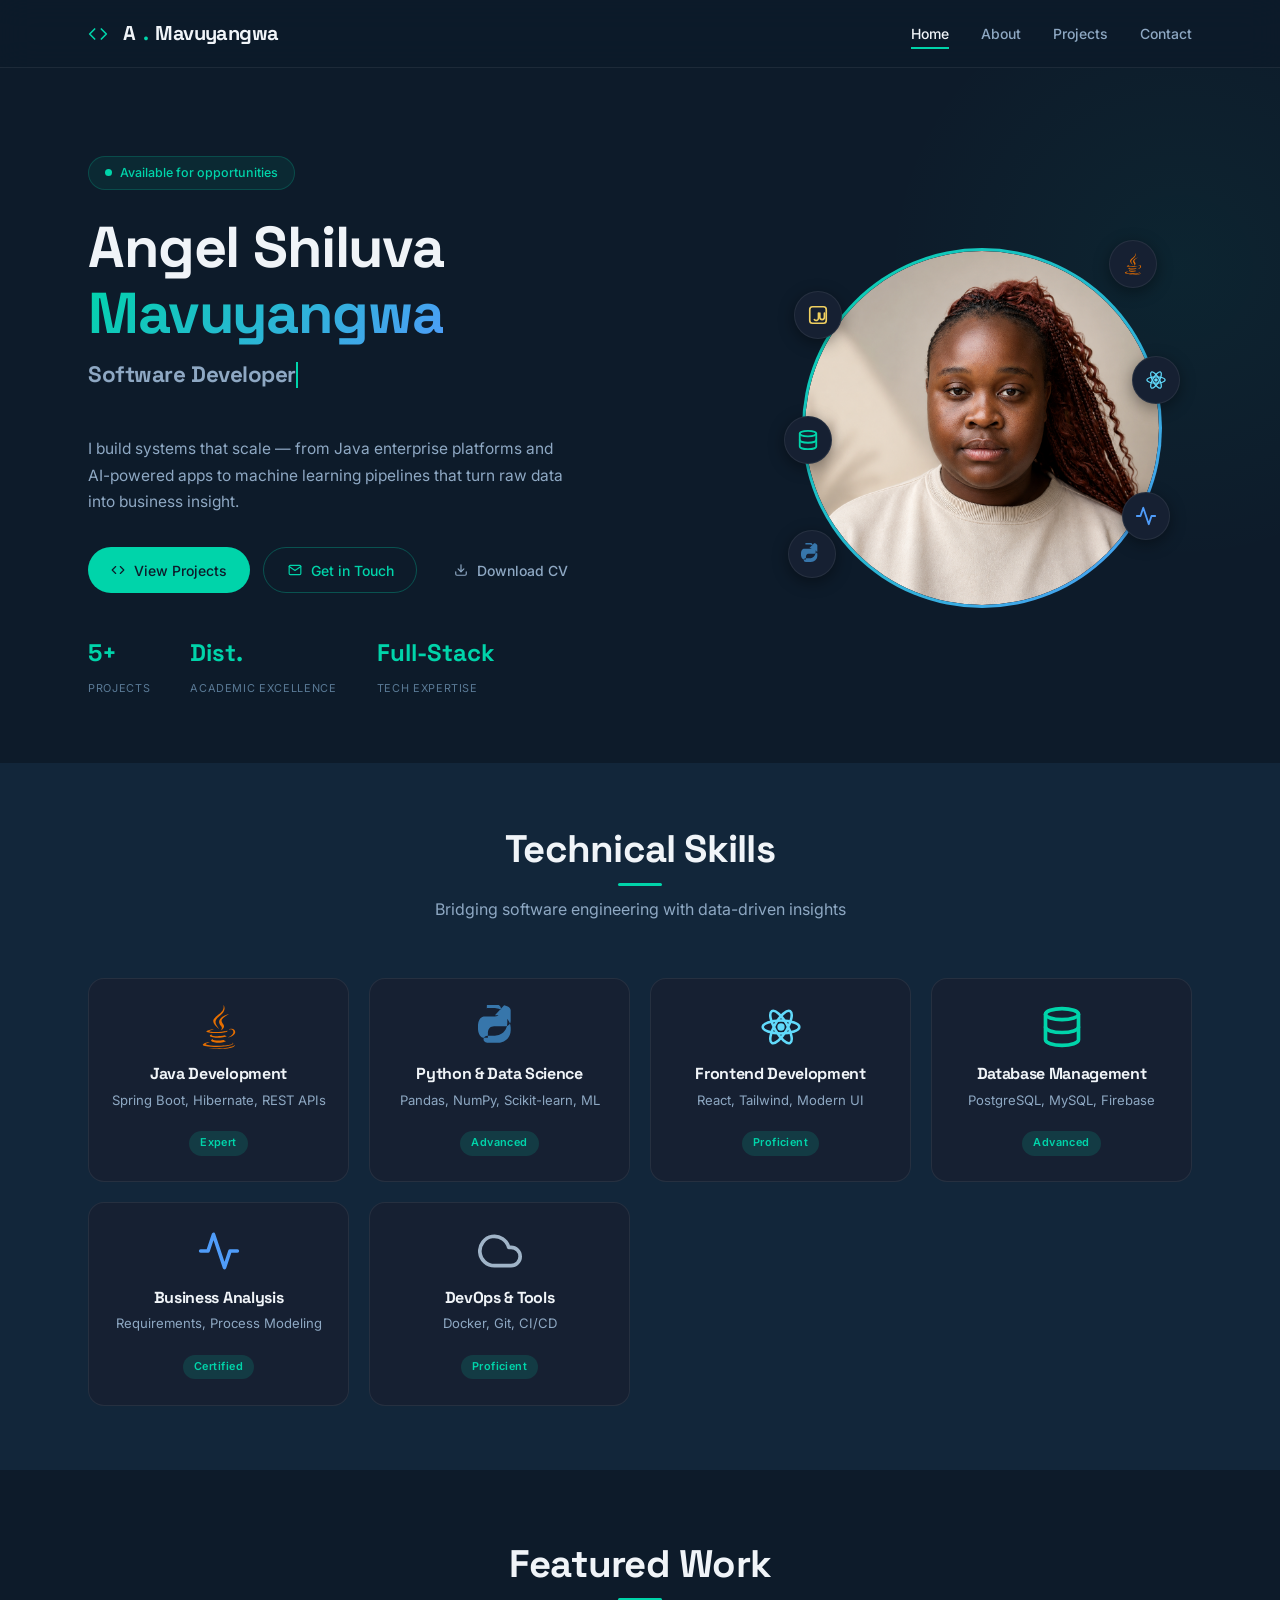
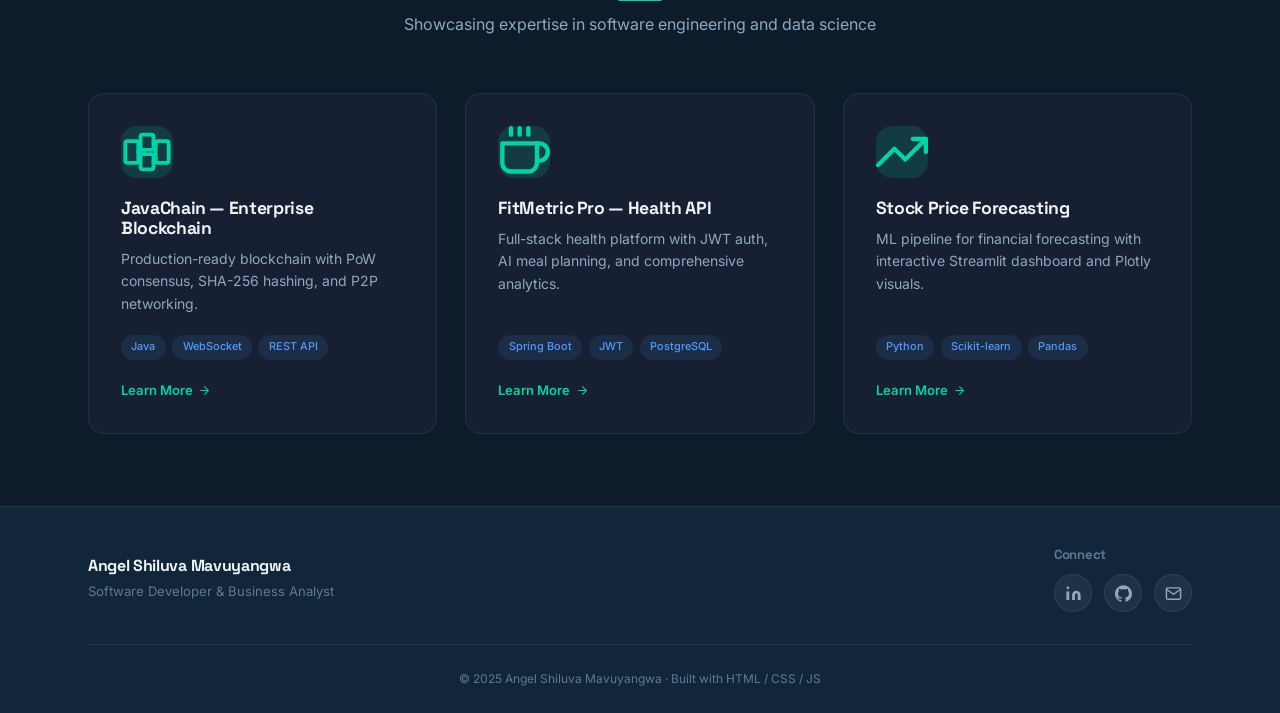
<file: index.html>
<!DOCTYPE html>
<html lang="en">
<head>
  <meta charset="UTF-8">
  <meta name="viewport" content="width=device-width, initial-scale=1.0">
  <title>Angel Shiluva Mavuyangwa | Software Developer &amp; Business Analyst</title>
  <meta name="description" content="Angel Shiluva Mavuyangwa — Software Developer and Business Analyst specialising in Java, Spring Boot, React, Data Science, and ML pipelines.">
  <meta name="robots" content="index,follow">
  <link rel="canonical" href="https://angelportfolio.co.za/">
  <link rel="stylesheet" href="css/style.css">
</head>
<body>

  <!-- ── NAVBAR ─────────────────────────────── -->
  <nav class="navbar" id="navbar">
    <div class="container">
      <a class="navbar-brand" href="index.html">
        <span class="brand-icon"><span class="icon" data-icon="code"></span></span>
        A<span class="brand-dot">.</span>Mavuyangwa
      </a>
      <div class="navbar-links" id="navbarLinks">
        <a class="nav-link active" href="index.html">Home</a>
        <a class="nav-link" href="about.html">About</a>
        <a class="nav-link" href="projects.html">Projects</a>
        <a class="nav-link" href="contact.html">Contact</a>
      </div>
      <button class="hamburger" id="hamburger" type="button" aria-label="Toggle navigation">
        <span></span><span></span><span></span>
      </button>
    </div>
  </nav>

  <!-- ── HERO ──────────────────────────────── -->
  <section class="hero-section">
    <div class="container">
      <div class="hero-content">

        <!-- Text -->
        <div class="hero-text">
          <div class="availability-badge">
            <span class="status-dot"></span>
            Available for opportunities
          </div>
          <h1 class="hero-title">Angel Shiluva <span class="gradient-text">Mavuyangwa</span></h1>
          <div class="typewriter-container">
            <h2 class="hero-subtitle" id="typewriter">Software Developer</h2>
          </div>
          <p class="hero-description">
            I build systems that scale — from Java enterprise platforms and AI-powered apps to machine learning pipelines that turn raw data into business insight.
          </p>
          <div class="hero-buttons">
            <a href="projects.html" class="btn btn-primary">
              <span class="icon" data-icon="code"></span> View Projects
            </a>
            <a href="contact.html" class="btn btn-outline">
              <span class="icon" data-icon="mail"></span> Get in Touch
            </a>
            <a href="#" class="btn btn-ghost download-cv-btn">
              <span class="icon" data-icon="download"></span> Download CV
            </a>
          </div>
          <div class="hero-stats">
            <div class="stat">
              <span class="stat-number">5+</span>
              <span class="stat-label">Projects</span>
            </div>
            <div class="stat">
              <span class="stat-number">Dist.</span>
              <span class="stat-label">Academic Excellence</span>
            </div>
            <div class="stat">
              <span class="stat-number">Full-Stack</span>
              <span class="stat-label">Tech Expertise</span>
            </div>
          </div>
        </div>

        <!-- Image -->
        <div class="hero-image">
          <div class="profile-img-container">
            <div class="profile-ring">
              <div class="profile-ring-inner">
                <img src="images/profile.png" alt="Angel Shiluva Mavuyangwa">
              </div>
            </div>
            <!-- Floating tech badges (SVG icons) -->
            <div class="floating-badge b-java">
              <span class="icon" style="width:24px;height:24px;color:#e76f00;" data-icon="java"></span>
            </div>
            <div class="floating-badge b-python">
              <span class="icon" style="width:24px;height:24px;color:#3776ab;" data-icon="python"></span>
            </div>
            <div class="floating-badge b-react">
              <span class="icon" style="width:24px;height:24px;color:#61dafb;" data-icon="react"></span>
            </div>
            <div class="floating-badge b-db">
              <span class="icon" style="width:24px;height:24px;color:#00d4aa;" data-icon="database"></span>
            </div>
            <div class="floating-badge b-chart">
              <span class="icon" style="width:24px;height:24px;color:#4f9cf9;" data-icon="chartLine"></span>
            </div>
            <div class="floating-badge b-js">
              <span class="icon" style="width:24px;height:24px;color:#f0d060;" data-icon="javascript"></span>
            </div>
          </div>
        </div>

      </div>
    </div>
  </section>

  <!-- ── SKILLS PREVIEW ────────────────────── -->
  <section class="skills-preview">
    <div class="container">
      <div class="section-header">
        <h2>Technical Skills</h2>
        <p>Bridging software engineering with data-driven insights</p>
      </div>
      <div class="skills-grid">

        <div class="skill-preview java reveal">
          <div class="skill-icon"><span class="icon" data-icon="java"></span></div>
          <h3>Java Development</h3>
          <p>Spring Boot, Hibernate, REST APIs</p>
          <span class="skill-tag">Expert</span>
        </div>

        <div class="skill-preview python reveal">
          <div class="skill-icon"><span class="icon" data-icon="python"></span></div>
          <h3>Python &amp; Data Science</h3>
          <p>Pandas, NumPy, Scikit-learn, ML</p>
          <span class="skill-tag">Advanced</span>
        </div>

        <div class="skill-preview react reveal">
          <div class="skill-icon"><span class="icon" data-icon="react"></span></div>
          <h3>Frontend Development</h3>
          <p>React, Tailwind, Modern UI</p>
          <span class="skill-tag">Proficient</span>
        </div>

        <div class="skill-preview db reveal">
          <div class="skill-icon"><span class="icon" data-icon="database"></span></div>
          <h3>Database Management</h3>
          <p>PostgreSQL, MySQL, Firebase</p>
          <span class="skill-tag">Advanced</span>
        </div>

        <div class="skill-preview chart reveal">
          <div class="skill-icon"><span class="icon" data-icon="chartLine"></span></div>
          <h3>Business Analysis</h3>
          <p>Requirements, Process Modeling</p>
          <span class="skill-tag">Certified</span>
        </div>

        <div class="skill-preview cloud reveal">
          <div class="skill-icon"><span class="icon" data-icon="cloud"></span></div>
          <h3>DevOps &amp; Tools</h3>
          <p>Docker, Git, CI/CD</p>
          <span class="skill-tag">Proficient</span>
        </div>

      </div>
    </div>
  </section>

  <!-- ── FEATURED PROJECTS ──────────────────── -->
  <section class="featured-projects">
    <div class="container">
      <div class="section-header">
        <h2>Featured Work</h2>
        <p>Showcasing expertise in software engineering and data science</p>
      </div>
      <div class="featured-grid">

        <div class="featured-card reveal">
          <div class="featured-icon"><span class="icon" data-icon="blockchain"></span></div>
          <h3>JavaChain — Enterprise Blockchain</h3>
          <p>Production-ready blockchain with PoW consensus, SHA-256 hashing, and P2P networking.</p>
          <div class="tech-tags"><span>Java</span><span>WebSocket</span><span>REST API</span></div>
          <a href="projects.html" class="featured-link">
            Learn More <span class="icon" data-icon="arrowRight"></span>
          </a>
        </div>

        <div class="featured-card reveal">
          <div class="featured-icon"><span class="icon" data-icon="fitness"></span></div>
          <h3>FitMetric Pro — Health API</h3>
          <p>Full-stack health platform with JWT auth, AI meal planning, and comprehensive analytics.</p>
          <div class="tech-tags"><span>Spring Boot</span><span>JWT</span><span>PostgreSQL</span></div>
          <a href="projects.html" class="featured-link">
            Learn More <span class="icon" data-icon="arrowRight"></span>
          </a>
        </div>

        <div class="featured-card reveal">
          <div class="featured-icon"><span class="icon" data-icon="stockChart"></span></div>
          <h3>Stock Price Forecasting</h3>
          <p>ML pipeline for financial forecasting with interactive Streamlit dashboard and Plotly visuals.</p>
          <div class="tech-tags"><span>Python</span><span>Scikit-learn</span><span>Pandas</span></div>
          <a href="projects.html" class="featured-link">
            Learn More <span class="icon" data-icon="arrowRight"></span>
          </a>
        </div>

      </div>
    </div>
  </section>

  <!-- ── CV MODAL ───────────────────────────── -->
  <div id="cvModal" class="cv-modal">
    <div class="cv-modal-content">
      <div class="cv-modal-header">
        <h3>
          <span class="header-icon"><span class="icon" data-icon="download"></span></span>
          Select Your CV
        </h3>
        <button class="cv-modal-close" id="closeModalBtn" aria-label="Close">
          <span class="icon" data-icon="close"></span>
        </button>
      </div>
      <div class="cv-modal-body">
        <p>Choose the CV that best matches the role you're looking to fill:</p>
        <div class="cv-options">

          <button class="cv-option-btn" data-cv="business-analyst">
            <div class="cv-opt-icon ba"><span class="icon" data-icon="chartLine"></span></div>
            <div class="cv-option-content">
              <h4>Business Analyst CV</h4>
              <p>Requirements gathering, process modeling, stakeholder management, Agile</p>
              <span class="cv-badge">Recommended for BA roles</span>
            </div>
            <span class="cv-chevron"><span class="icon" data-icon="chevronRight"></span></span>
          </button>

          <button class="cv-option-btn" data-cv="software-dev">
            <div class="cv-opt-icon dev"><span class="icon" data-icon="code"></span></div>
            <div class="cv-option-content">
              <h4>Software Developer CV</h4>
              <p>Java, Spring Boot, React, REST APIs, Full-stack development, OOP</p>
              <span class="cv-badge">Recommended for Dev roles</span>
            </div>
            <span class="cv-chevron"><span class="icon" data-icon="chevronRight"></span></span>
          </button>

          <button class="cv-option-btn" data-cv="data-science">
            <div class="cv-opt-icon ds"><span class="icon" data-icon="robot"></span></div>
            <div class="cv-option-content">
              <h4>Data Science CV</h4>
              <p>Python, Machine Learning, Pandas, Scikit-learn, Data visualisation, Analytics</p>
              <span class="cv-badge">Recommended for DS roles</span>
            </div>
            <span class="cv-chevron"><span class="icon" data-icon="chevronRight"></span></span>
          </button>

        </div>
      </div>
    </div>
  </div>

  <!-- ── FOOTER ─────────────────────────────── -->
  <footer>
    <div class="container">
      <div class="footer-content">
        <div class="footer-info">
          <h3>Angel Shiluva Mavuyangwa</h3>
          <p>Software Developer &amp; Business Analyst</p>
        </div>
        <div class="footer-social">
          <h3>Connect</h3>
          <div class="social-icons">
            <a href="https://linkedin.com/in/angel-mavuyangwa" target="_blank" class="social-icon" aria-label="LinkedIn">
              <span class="icon" data-icon="linkedin"></span>
            </a>
            <a href="https://github.com/Mavuyangwa-Angel" target="_blank" class="social-icon" aria-label="GitHub">
              <span class="icon" data-icon="github"></span>
            </a>
            <a href="mailto:angelshiluva2004@gmail.com" class="social-icon" aria-label="Email">
              <span class="icon" data-icon="mail"></span>
            </a>
          </div>
        </div>
      </div>
      <div class="footer-bottom">
        <p>&copy; 2025 Angel Shiluva Mavuyangwa &middot; Built with HTML / CSS / JS</p>
      </div>
    </div>
  </footer>

  <script src="js/icons.js"></script>
  <script src="js/script.js"></script>
</body>
</html>
</file>
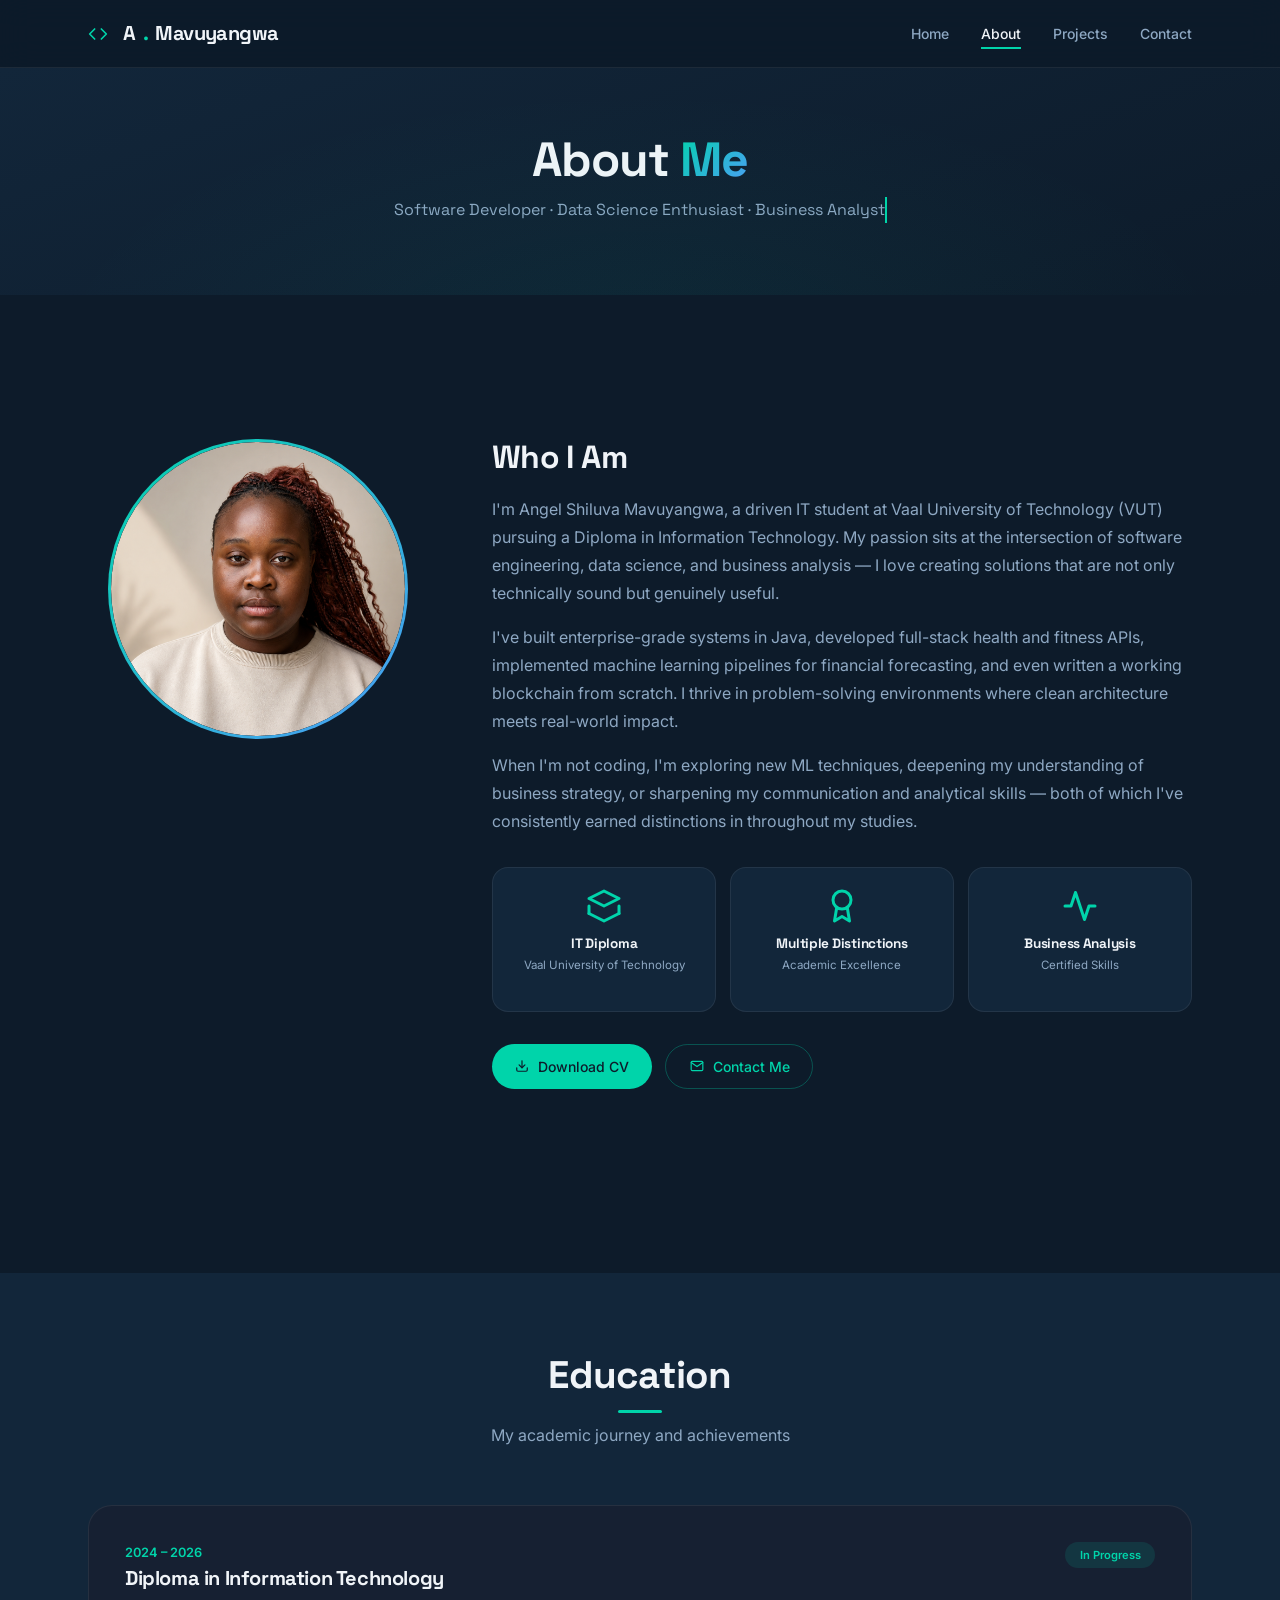
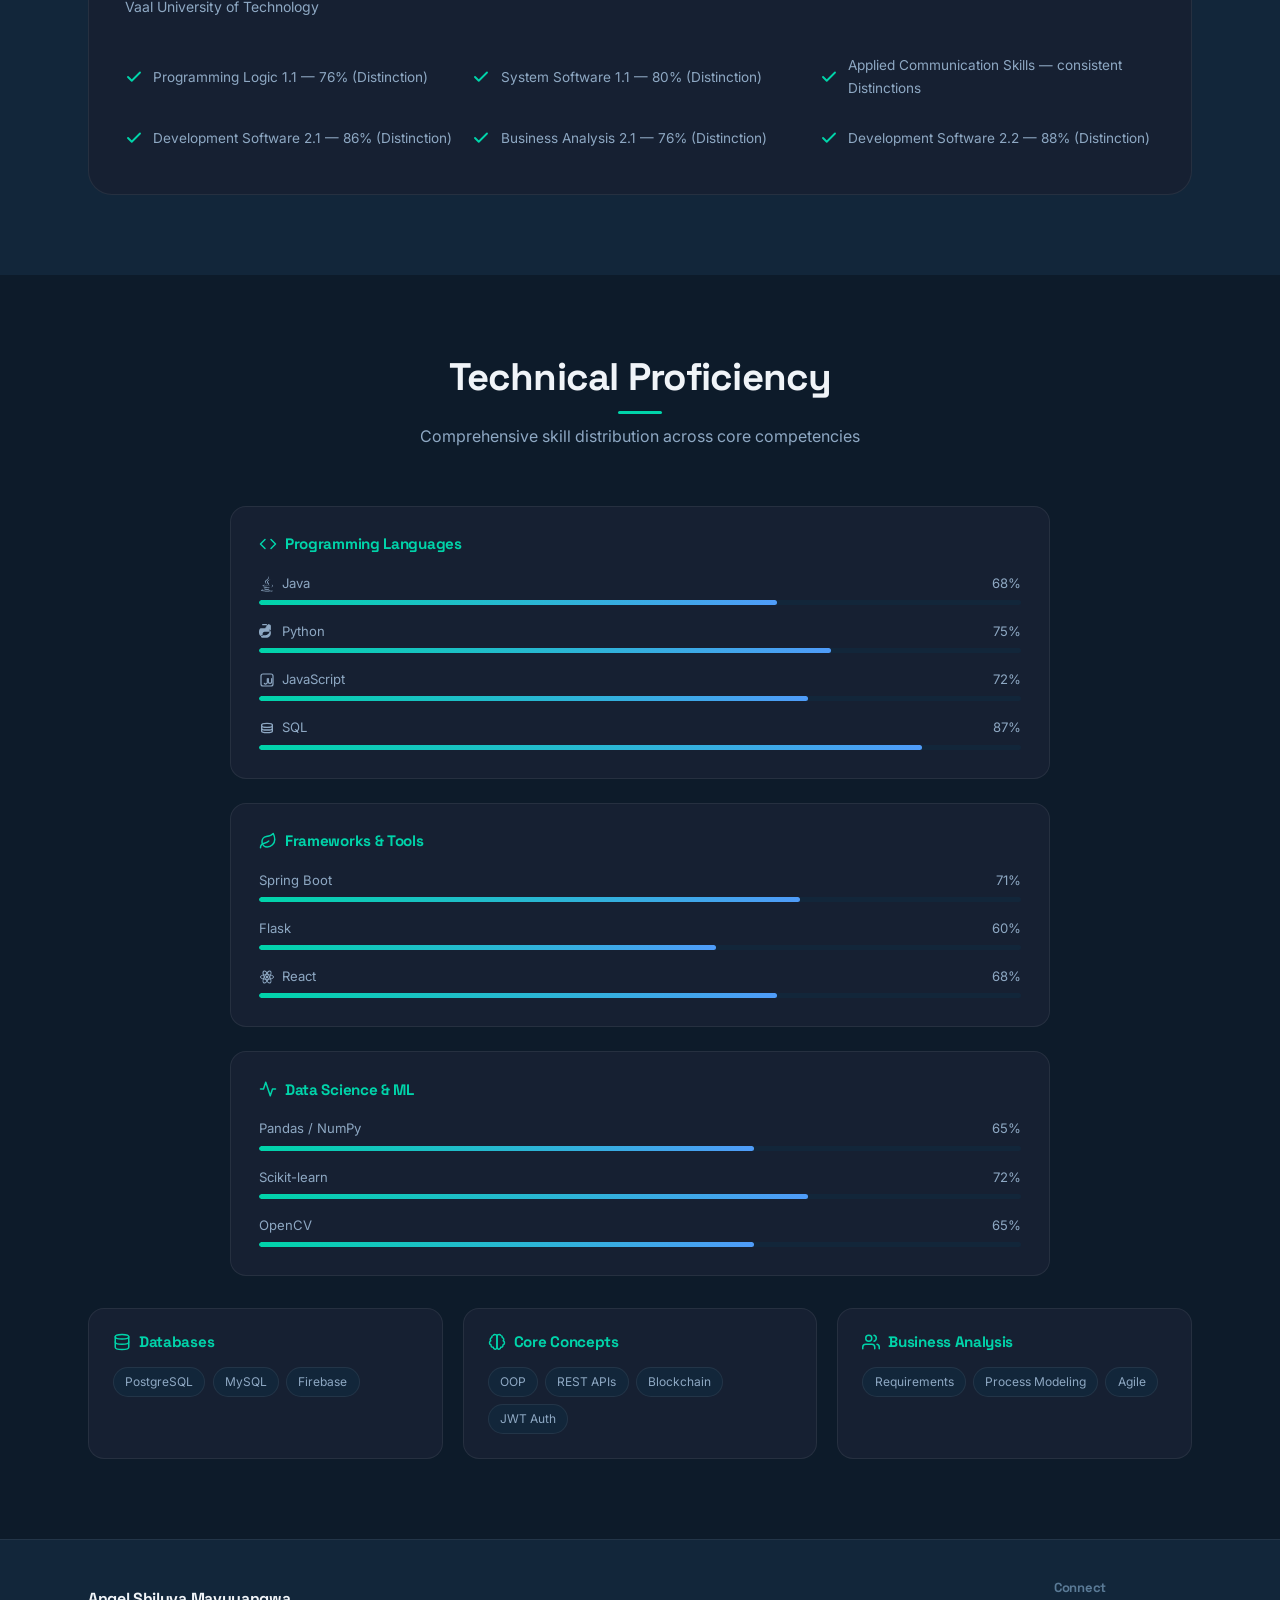
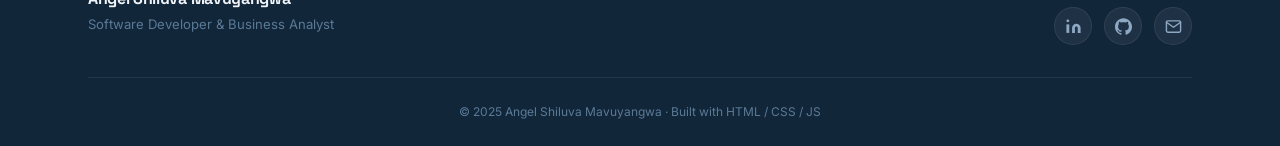
<file: about.html>
<!DOCTYPE html>
<html lang="en">
<head>
  <meta charset="UTF-8">
  <meta name="viewport" content="width=device-width, initial-scale=1.0">
  <title>About | Angel Shiluva Mavuyangwa</title>
  <meta name="description" content="Learn about Angel Shiluva Mavuyangwa — Software Developer and Business Analyst with expertise in Java, Spring Boot, React, Data Science, and ML.">
  <link rel="stylesheet" href="css/style.css">
</head>
<body>

  <!-- ── NAVBAR ─────────────────────────────── -->
  <nav class="navbar" id="navbar">
    <div class="container">
      <a class="navbar-brand" href="index.html">
        <span class="brand-icon"><span class="icon" data-icon="code"></span></span>
        A<span class="brand-dot">.</span>Mavuyangwa
      </a>
      <div class="navbar-links" id="navbarLinks">
        <a class="nav-link" href="index.html">Home</a>
        <a class="nav-link active" href="about.html">About</a>
        <a class="nav-link" href="projects.html">Projects</a>
        <a class="nav-link" href="contact.html">Contact</a>
      </div>
      <button class="hamburger" id="hamburger" type="button" aria-label="Toggle navigation">
        <span></span><span></span><span></span>
      </button>
    </div>
  </nav>

  <!-- ── PAGE HERO ──────────────────────────── -->
  <section class="page-hero">
    <div class="container">
      <h1 class="hero-title">About <span class="gradient-text">Me</span></h1>
      <p class="hero-subtitle">Software Developer · Data Science Enthusiast · Business Analyst</p>
    </div>
  </section>

  <!-- ── ABOUT CONTENT ──────────────────────── -->
  <section class="section">
    <div class="container">
      <div class="about-content">

        <!-- Photo -->
        <div class="about-image">
          <div class="profile-ring-container">
            <div class="profile-ring">
              <div class="profile-ring-inner">
                <img src="images/profile.png" alt="Angel Shiluva Mavuyangwa">
              </div>
            </div>
          </div>
        </div>

        <!-- Text -->
        <div class="about-text">
          <h2>Who I Am</h2>
          <p>I'm Angel Shiluva Mavuyangwa, a driven IT student at Vaal University of Technology (VUT) pursuing a Diploma in Information Technology. My passion sits at the intersection of software engineering, data science, and business analysis — I love creating solutions that are not only technically sound but genuinely useful.</p>
          <p>I've built enterprise-grade systems in Java, developed full-stack health and fitness APIs, implemented machine learning pipelines for financial forecasting, and even written a working blockchain from scratch. I thrive in problem-solving environments where clean architecture meets real-world impact.</p>
          <p>When I'm not coding, I'm exploring new ML techniques, deepening my understanding of business strategy, or sharpening my communication and analytical skills — both of which I've consistently earned distinctions in throughout my studies.</p>

          <div class="resume-highlights">
            <div class="highlight-card reveal">
              <div class="highlight-icon"><span class="icon" data-icon="mortarboard"></span></div>
              <h3>IT Diploma</h3>
              <p>Vaal University of Technology</p>
            </div>
            <div class="highlight-card reveal">
              <div class="highlight-icon"><span class="icon" data-icon="award"></span></div>
              <h3>Multiple Distinctions</h3>
              <p>Academic Excellence</p>
            </div>
            <div class="highlight-card reveal">
              <div class="highlight-icon"><span class="icon" data-icon="chartLine"></span></div>
              <h3>Business Analysis</h3>
              <p>Certified Skills</p>
            </div>
          </div>

          <div class="hero-buttons">
            <a href="#" class="btn btn-primary download-cv-btn">
              <span class="icon" data-icon="download"></span> Download CV
            </a>
            <a href="contact.html" class="btn btn-outline">
              <span class="icon" data-icon="mail"></span> Contact Me
            </a>
          </div>
        </div>

      </div>
    </div>
  </section>

  <!-- ── EDUCATION ──────────────────────────── -->
  <section class="education-section">
    <div class="container">
      <div class="section-header">
        <h2>Education</h2>
        <p>My academic journey and achievements</p>
      </div>

      <div class="education-card reveal">
        <div class="edu-header">
          <div>
            <p class="edu-year">2024 – 2026</p>
            <h3 class="edu-year-label">Diploma in Information Technology</h3>
            <p class="edu-institution">Vaal University of Technology</p>
          </div>
          <span class="edu-status">In Progress</span>
        </div>
        <div class="edu-highlights">
          <div class="highlight-item">
            <span class="hi-check"><span class="icon" data-icon="check"></span></span>
            <span>Programming Logic 1.1 — 76% (Distinction)</span>
          </div>
          <div class="highlight-item">
            <span class="hi-check"><span class="icon" data-icon="check"></span></span>
            <span>System Software 1.1 — 80% (Distinction)</span>
          </div>
          <div class="highlight-item">
            <span class="hi-check"><span class="icon" data-icon="check"></span></span>
            <span>Applied Communication Skills — consistent Distinctions</span>
          </div>
          <div class="highlight-item">
            <span class="hi-check"><span class="icon" data-icon="check"></span></span>
            <span>Development Software 2.1 — 86% (Distinction)</span>
          </div>
          <div class="highlight-item">
            <span class="hi-check"><span class="icon" data-icon="check"></span></span>
            <span>Business Analysis 2.1 — 76% (Distinction)</span>
          </div>
          <div class="highlight-item">
            <span class="hi-check"><span class="icon" data-icon="check"></span></span>
            <span>Development Software 2.2 — 88% (Distinction)</span>
          </div>
        </div>
      </div>

    </div>
  </section>

  <!-- ── TECHNICAL PROFICIENCY ──────────────── -->
  <section class="skills-detailed">
    <div class="container">
      <div class="section-header">
        <h2>Technical Proficiency</h2>
        <p>Comprehensive skill distribution across core competencies</p>
      </div>

      <div class="skills-dashboard">

        <!-- Programming Languages -->
        <div class="skill-group reveal">
          <h4><span class="icon" data-icon="code"></span> Programming Languages</h4>

          <div class="skill-bar-item">
            <div class="skill-info">
              <span class="skill-label">
                <span class="lang-icon"><span class="icon" data-icon="java"></span></span> Java
              </span>
              <span>68%</span>
            </div>
            <div class="progress-bar"><div class="progress-fill" data-width="68%"></div></div>
          </div>

          <div class="skill-bar-item">
            <div class="skill-info">
              <span class="skill-label">
                <span class="lang-icon"><span class="icon" data-icon="python"></span></span> Python
              </span>
              <span>75%</span>
            </div>
            <div class="progress-bar"><div class="progress-fill" data-width="75%"></div></div>
          </div>

          <div class="skill-bar-item">
            <div class="skill-info">
              <span class="skill-label">
                <span class="lang-icon"><span class="icon" data-icon="javascript"></span></span> JavaScript
              </span>
              <span>72%</span>
            </div>
            <div class="progress-bar"><div class="progress-fill" data-width="72%"></div></div>
          </div>

          <div class="skill-bar-item">
            <div class="skill-info">
              <span class="skill-label">
                <span class="lang-icon"><span class="icon" data-icon="sql"></span></span> SQL
              </span>
              <span>87%</span>
            </div>
            <div class="progress-bar"><div class="progress-fill" data-width="87%"></div></div>
          </div>
        </div>

        <!-- Frameworks & Tools -->
        <div class="skill-group reveal">
          <h4><span class="icon" data-icon="leaf"></span> Frameworks &amp; Tools</h4>

          <div class="skill-bar-item">
            <div class="skill-info">
              <span class="skill-label">Spring Boot</span><span>71%</span>
            </div>
            <div class="progress-bar"><div class="progress-fill" data-width="71%"></div></div>
          </div>

          <div class="skill-bar-item">
            <div class="skill-info">
              <span class="skill-label">Flask</span><span>60%</span>
            </div>
            <div class="progress-bar"><div class="progress-fill" data-width="60%"></div></div>
          </div>

          <div class="skill-bar-item">
            <div class="skill-info">
              <span class="skill-label">
                <span class="lang-icon"><span class="icon" data-icon="react"></span></span> React
              </span>
              <span>68%</span>
            </div>
            <div class="progress-bar"><div class="progress-fill" data-width="68%"></div></div>
          </div>
        </div>

        <!-- Data Science & ML -->
        <div class="skill-group reveal">
          <h4><span class="icon" data-icon="chartLine"></span> Data Science &amp; ML</h4>

          <div class="skill-bar-item">
            <div class="skill-info">
              <span class="skill-label">Pandas / NumPy</span><span>65%</span>
            </div>
            <div class="progress-bar"><div class="progress-fill" data-width="65%"></div></div>
          </div>

          <div class="skill-bar-item">
            <div class="skill-info">
              <span class="skill-label">Scikit-learn</span><span>72%</span>
            </div>
            <div class="progress-bar"><div class="progress-fill" data-width="72%"></div></div>
          </div>

          <div class="skill-bar-item">
            <div class="skill-info">
              <span class="skill-label">OpenCV</span><span>65%</span>
            </div>
            <div class="progress-bar"><div class="progress-fill" data-width="65%"></div></div>
          </div>
        </div>

      </div><!-- /skills-dashboard -->

      <!-- Category cards -->
      <div class="skill-categories">
        <div class="category-card reveal">
          <h4><span class="icon" data-icon="database"></span> Databases</h4>
          <div class="category-tags">
            <span>PostgreSQL</span><span>MySQL</span><span>Firebase</span>
          </div>
        </div>
        <div class="category-card reveal">
          <h4><span class="icon" data-icon="brain"></span> Core Concepts</h4>
          <div class="category-tags">
            <span>OOP</span><span>REST APIs</span><span>Blockchain</span><span>JWT Auth</span>
          </div>
        </div>
        <div class="category-card reveal">
          <h4><span class="icon" data-icon="users"></span> Business Analysis</h4>
          <div class="category-tags">
            <span>Requirements</span><span>Process Modeling</span><span>Agile</span>
          </div>
        </div>
      </div>

    </div>
  </section>

  <!-- ── CV MODAL ───────────────────────────── -->
  <div id="cvModal" class="cv-modal">
    <div class="cv-modal-content">
      <div class="cv-modal-header">
        <h3>
          <span class="header-icon"><span class="icon" data-icon="download"></span></span>
          Select Your CV
        </h3>
        <button class="cv-modal-close" id="closeModalBtn" aria-label="Close">
          <span class="icon" data-icon="close"></span>
        </button>
      </div>
      <div class="cv-modal-body">
        <p>Choose the CV that best matches the role you're looking to fill:</p>
        <div class="cv-options">
          <button class="cv-option-btn" data-cv="business-analyst">
            <div class="cv-opt-icon ba"><span class="icon" data-icon="chartLine"></span></div>
            <div class="cv-option-content">
              <h4>Business Analyst CV</h4>
              <p>Requirements gathering, process modeling, stakeholder management, Agile</p>
              <span class="cv-badge">Recommended for BA roles</span>
            </div>
            <span class="cv-chevron"><span class="icon" data-icon="chevronRight"></span></span>
          </button>
          <button class="cv-option-btn" data-cv="software-dev">
            <div class="cv-opt-icon dev"><span class="icon" data-icon="code"></span></div>
            <div class="cv-option-content">
              <h4>Software Developer CV</h4>
              <p>Java, Spring Boot, React, REST APIs, Full-stack development, OOP</p>
              <span class="cv-badge">Recommended for Dev roles</span>
            </div>
            <span class="cv-chevron"><span class="icon" data-icon="chevronRight"></span></span>
          </button>
          <button class="cv-option-btn" data-cv="data-science">
            <div class="cv-opt-icon ds"><span class="icon" data-icon="robot"></span></div>
            <div class="cv-option-content">
              <h4>Data Science CV</h4>
              <p>Python, Machine Learning, Pandas, Scikit-learn, Data visualisation, Analytics</p>
              <span class="cv-badge">Recommended for DS roles</span>
            </div>
            <span class="cv-chevron"><span class="icon" data-icon="chevronRight"></span></span>
          </button>
        </div>
      </div>
    </div>
  </div>

  <!-- ── FOOTER ─────────────────────────────── -->
  <footer>
    <div class="container">
      <div class="footer-content">
        <div class="footer-info">
          <h3>Angel Shiluva Mavuyangwa</h3>
          <p>Software Developer &amp; Business Analyst</p>
        </div>
        <div class="footer-social">
          <h3>Connect</h3>
          <div class="social-icons">
            <a href="https://linkedin.com/in/angel-mavuyangwa" target="_blank" class="social-icon" aria-label="LinkedIn">
              <span class="icon" data-icon="linkedin"></span>
            </a>
            <a href="https://github.com/Mavuyangwa-Angel" target="_blank" class="social-icon" aria-label="GitHub">
              <span class="icon" data-icon="github"></span>
            </a>
            <a href="mailto:angelshiluva2004@gmail.com" class="social-icon" aria-label="Email">
              <span class="icon" data-icon="mail"></span>
            </a>
          </div>
        </div>
      </div>
      <div class="footer-bottom">
        <p>&copy; 2025 Angel Shiluva Mavuyangwa &middot; Built with HTML / CSS / JS</p>
      </div>
    </div>
  </footer>

  <script src="js/icons.js"></script>
  <script src="js/script.js"></script>
</body>
</html>
</file>
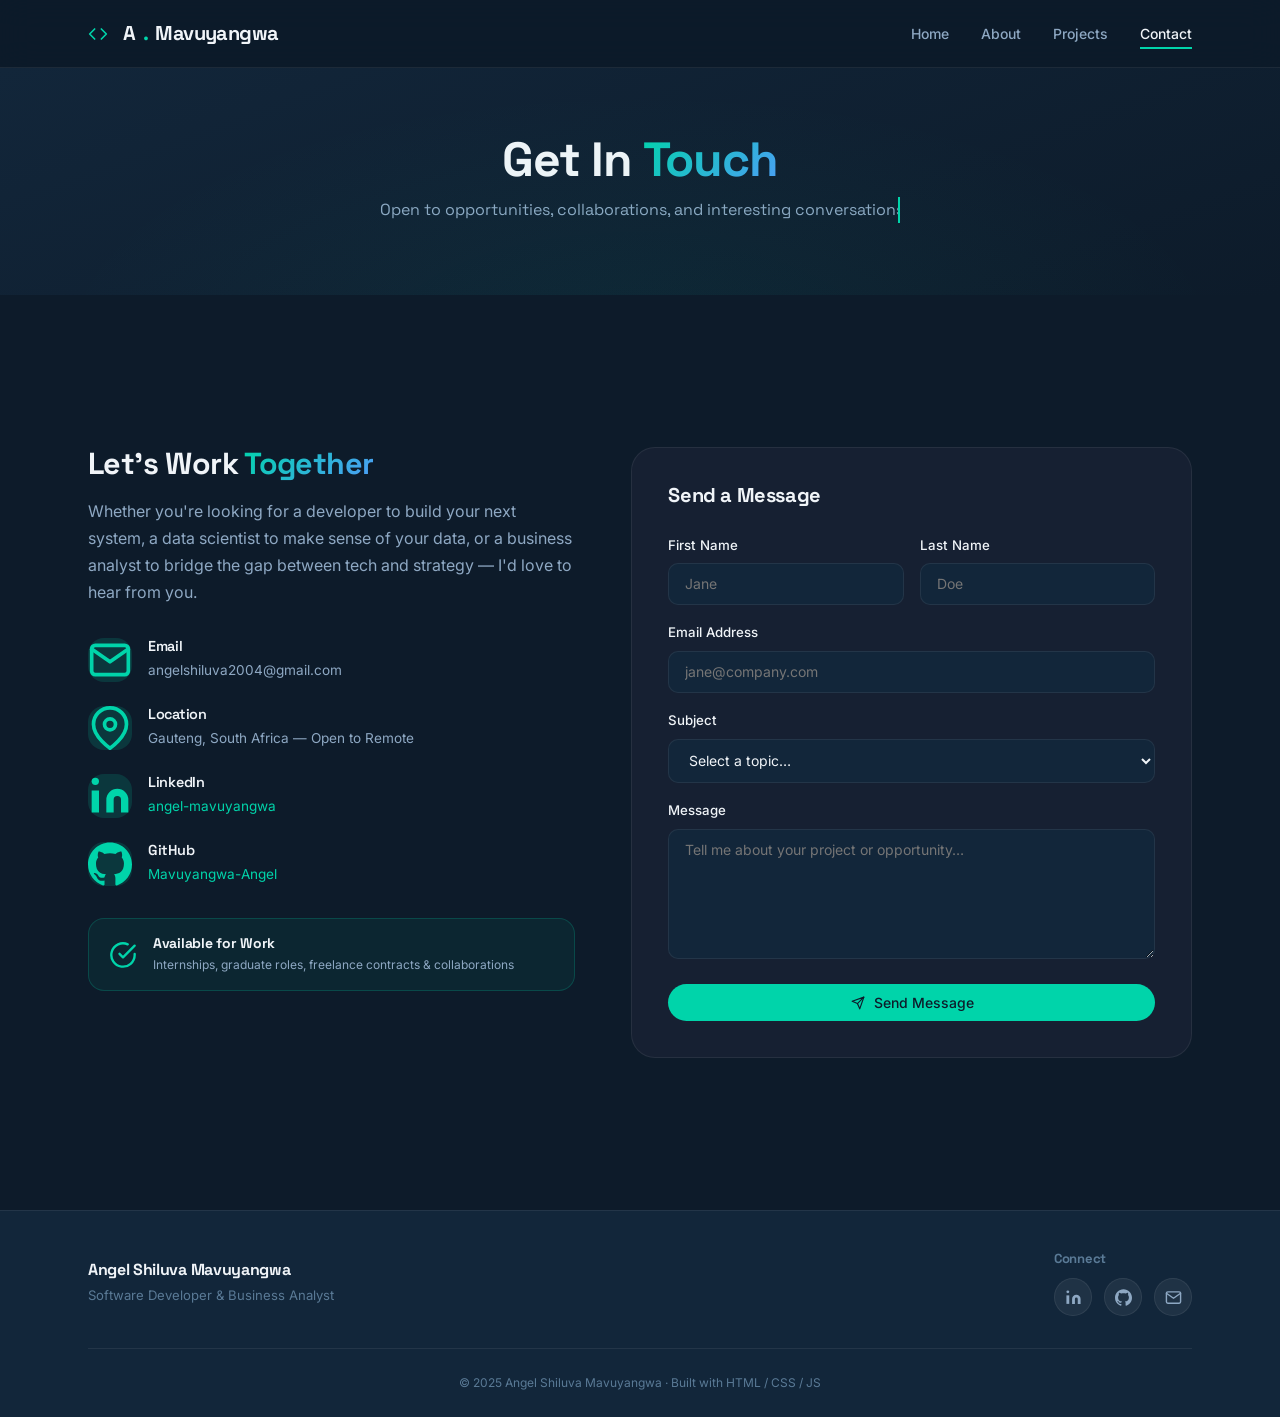
<file: contact.html>
<!DOCTYPE html>
<html lang="en">
<head>
  <meta charset="UTF-8">
  <meta name="viewport" content="width=device-width, initial-scale=1.0">
  <title>Contact | Angel Shiluva Mavuyangwa</title>
  <meta name="description" content="Get in touch with Angel Shiluva Mavuyangwa — Software Developer and Business Analyst open to opportunities.">
  <link rel="stylesheet" href="css/style.css">
</head>
<body>

  <!-- ── NAVBAR ─────────────────────────────── -->
  <nav class="navbar" id="navbar">
    <div class="container">
      <a class="navbar-brand" href="index.html">
        <span class="brand-icon"><span class="icon" data-icon="code"></span></span>
        A<span class="brand-dot">.</span>Mavuyangwa
      </a>
      <div class="navbar-links" id="navbarLinks">
        <a class="nav-link" href="index.html">Home</a>
        <a class="nav-link" href="about.html">About</a>
        <a class="nav-link" href="projects.html">Projects</a>
        <a class="nav-link active" href="contact.html">Contact</a>
      </div>
      <button class="hamburger" id="hamburger" type="button" aria-label="Toggle navigation">
        <span></span><span></span><span></span>
      </button>
    </div>
  </nav>

  <!-- ── PAGE HERO ──────────────────────────── -->
  <section class="page-hero">
    <div class="container">
      <h1 class="hero-title">Get In <span class="gradient-text">Touch</span></h1>
      <p class="hero-subtitle">Open to opportunities, collaborations, and interesting conversations</p>
    </div>
  </section>

  <!-- ── CONTACT CONTENT ────────────────────── -->
  <section class="section">
    <div class="container">
      <div class="contact-wrapper">

        <!-- Left: Info -->
        <div class="contact-info">
          <h2>Let's Work <span class="gradient-text">Together</span></h2>
          <p>
            Whether you're looking for a developer to build your next system, a data scientist to
            make sense of your data, or a business analyst to bridge the gap between tech and
            strategy — I'd love to hear from you.
          </p>

          <div class="contact-details">

            <div class="contact-item reveal">
              <div class="contact-icon">
                <span class="icon" data-icon="mail"></span>
              </div>
              <div>
                <h3>Email</h3>
                <p>angelshiluva2004@gmail.com</p>
              </div>
            </div>

            <div class="contact-item reveal">
              <div class="contact-icon">
                <span class="icon" data-icon="mapPin"></span>
              </div>
              <div>
                <h3>Location</h3>
                <p>Gauteng, South Africa &mdash; Open to Remote</p>
              </div>
            </div>

            <div class="contact-item reveal">
              <div class="contact-icon">
                <span class="icon" data-icon="linkedin"></span>
              </div>
              <div>
                <h3>LinkedIn</h3>
                <p>
                  <a href="https://linkedin.com/in/angel-mavuyangwa"
                     target="_blank"
                     style="color:var(--teal);text-decoration:none;">
                    angel-mavuyangwa
                  </a>
                </p>
              </div>
            </div>

            <div class="contact-item reveal">
              <div class="contact-icon">
                <span class="icon" data-icon="github"></span>
              </div>
              <div>
                <h3>GitHub</h3>
                <p>
                  <a href="https://github.com/Mavuyangwa-Angel"
                     target="_blank"
                     style="color:var(--teal);text-decoration:none;">
                    Mavuyangwa-Angel
                  </a>
                </p>
              </div>
            </div>

          </div><!-- /contact-details -->

          <div class="availability-card reveal">
            <div class="avail-icon">
              <span class="icon" data-icon="checkCircle"></span>
            </div>
            <div>
              <h4>Available for Work</h4>
              <p>Internships, graduate roles, freelance contracts &amp; collaborations</p>
            </div>
          </div>

        </div><!-- /contact-info -->

        <!-- Right: Form -->
        <div class="contact-form-container reveal">
          <h3>Send a Message</h3>

          <div id="contactForm">

            <div style="display:grid;grid-template-columns:1fr 1fr;gap:1rem;">
              <div class="form-group">
                <label for="firstName">First Name</label>
                <input type="text" id="firstName" placeholder="Jane" required>
              </div>
              <div class="form-group">
                <label for="lastName">Last Name</label>
                <input type="text" id="lastName" placeholder="Doe" required>
              </div>
            </div>

            <div class="form-group">
              <label for="email">Email Address</label>
              <input type="email" id="email" placeholder="jane@company.com" required>
            </div>

            <div class="form-group">
              <label for="subject">Subject</label>
              <select id="subject">
                <option value="" disabled selected>Select a topic…</option>
                <option value="job">Job / Internship Opportunity</option>
                <option value="collab">Project Collaboration</option>
                <option value="freelance">Freelance Work</option>
                <option value="other">Other</option>
              </select>
            </div>

            <div class="form-group">
              <label for="message">Message</label>
              <textarea id="message" placeholder="Tell me about your project or opportunity…" required></textarea>
            </div>

            <button type="button" class="btn btn-primary" id="submitBtn" style="width:100%;justify-content:center;">
              <span class="icon" data-icon="send"></span>
              <span id="submitBtnText">Send Message</span>
            </button>

            <div id="formMessage" class="form-message" style="display:none;"></div>

          </div><!-- /contactForm -->
        </div>

      </div><!-- /contact-wrapper -->
    </div>
  </section>

  <!-- ── FOOTER ─────────────────────────────── -->
  <footer>
    <div class="container">
      <div class="footer-content">
        <div class="footer-info">
          <h3>Angel Shiluva Mavuyangwa</h3>
          <p>Software Developer &amp; Business Analyst</p>
        </div>
        <div class="footer-social">
          <h3>Connect</h3>
          <div class="social-icons">
            <a href="https://linkedin.com/in/angel-mavuyangwa" target="_blank" class="social-icon" aria-label="LinkedIn">
              <span class="icon" data-icon="linkedin"></span>
            </a>
            <a href="https://github.com/Mavuyangwa-Angel" target="_blank" class="social-icon" aria-label="GitHub">
              <span class="icon" data-icon="github"></span>
            </a>
            <a href="mailto:angelshiluva2004@gmail.com" class="social-icon" aria-label="Email">
              <span class="icon" data-icon="mail"></span>
            </a>
          </div>
        </div>
      </div>
      <div class="footer-bottom">
        <p>&copy; 2025 Angel Shiluva Mavuyangwa &middot; Built with HTML / CSS / JS</p>
      </div>
    </div>
  </footer>

  <script src="js/icons.js"></script>
  <script src="js/script.js"></script>
</body>
</html>
</file>
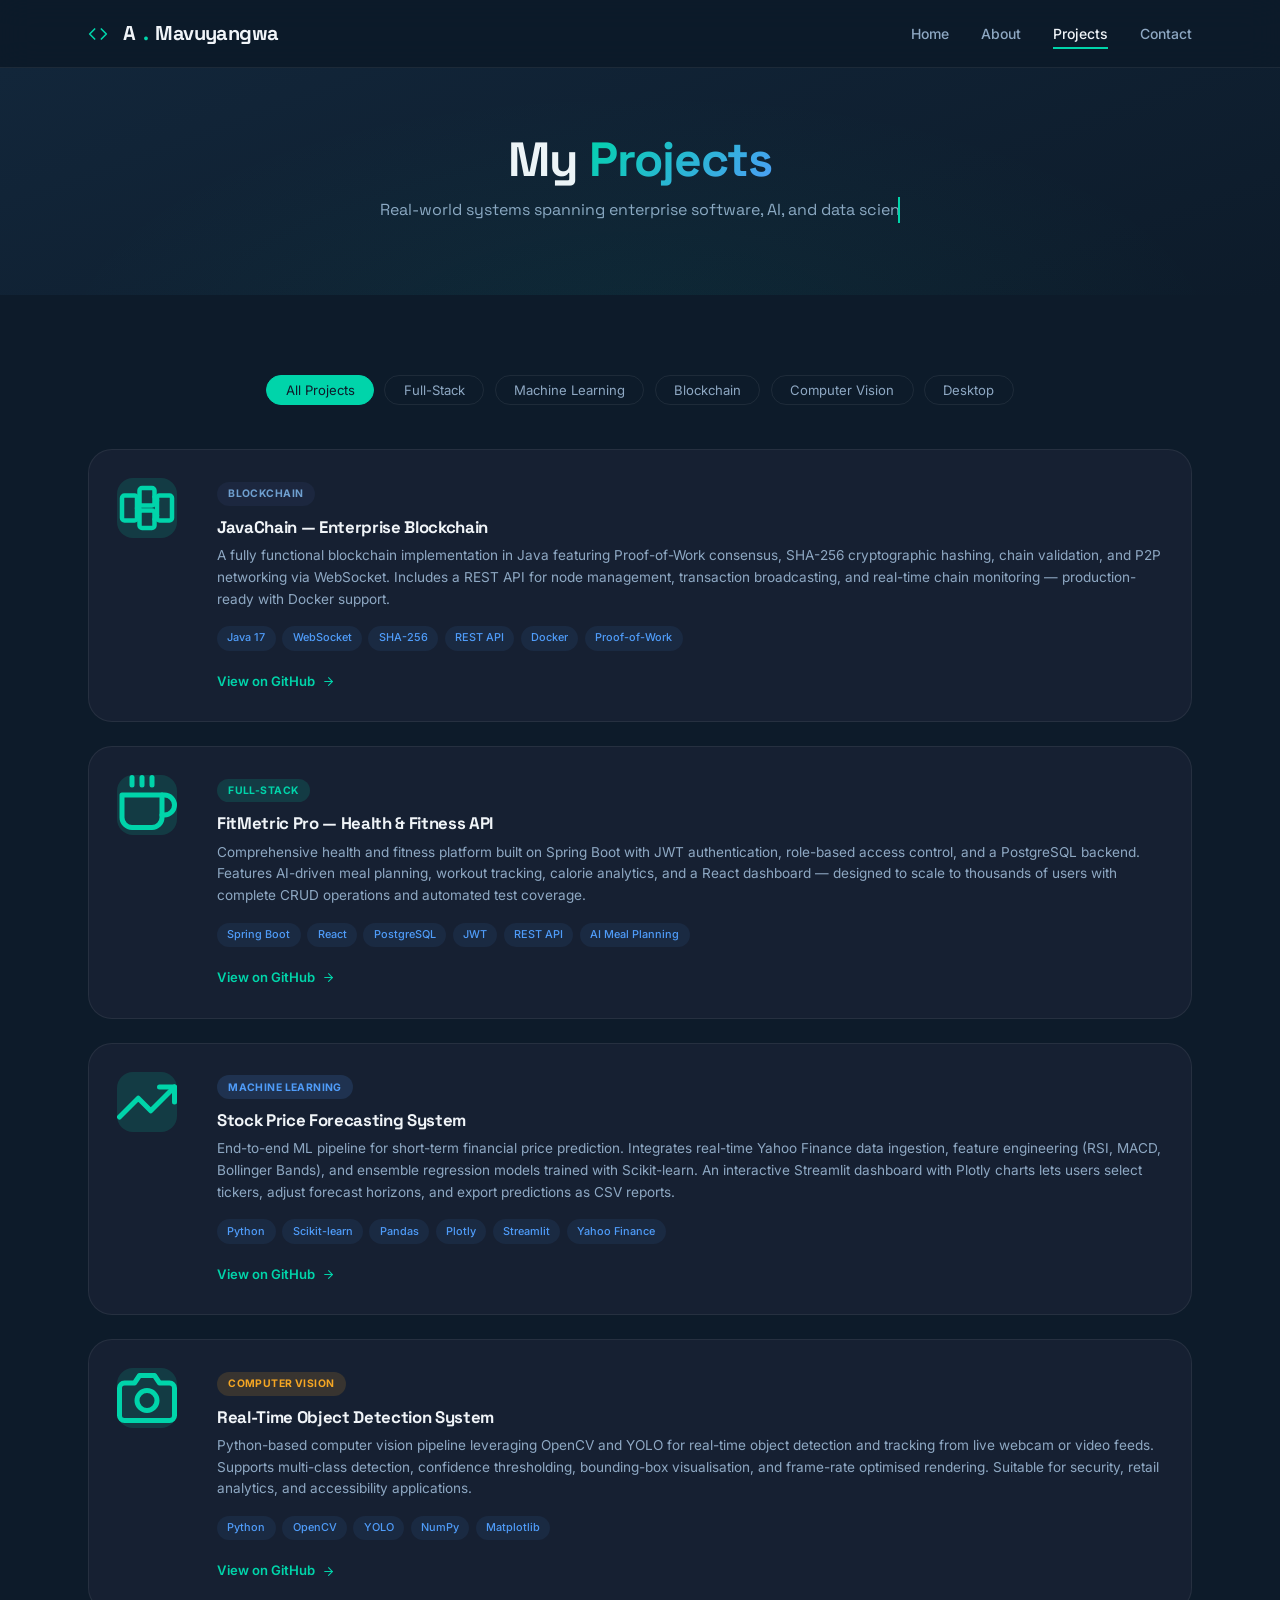
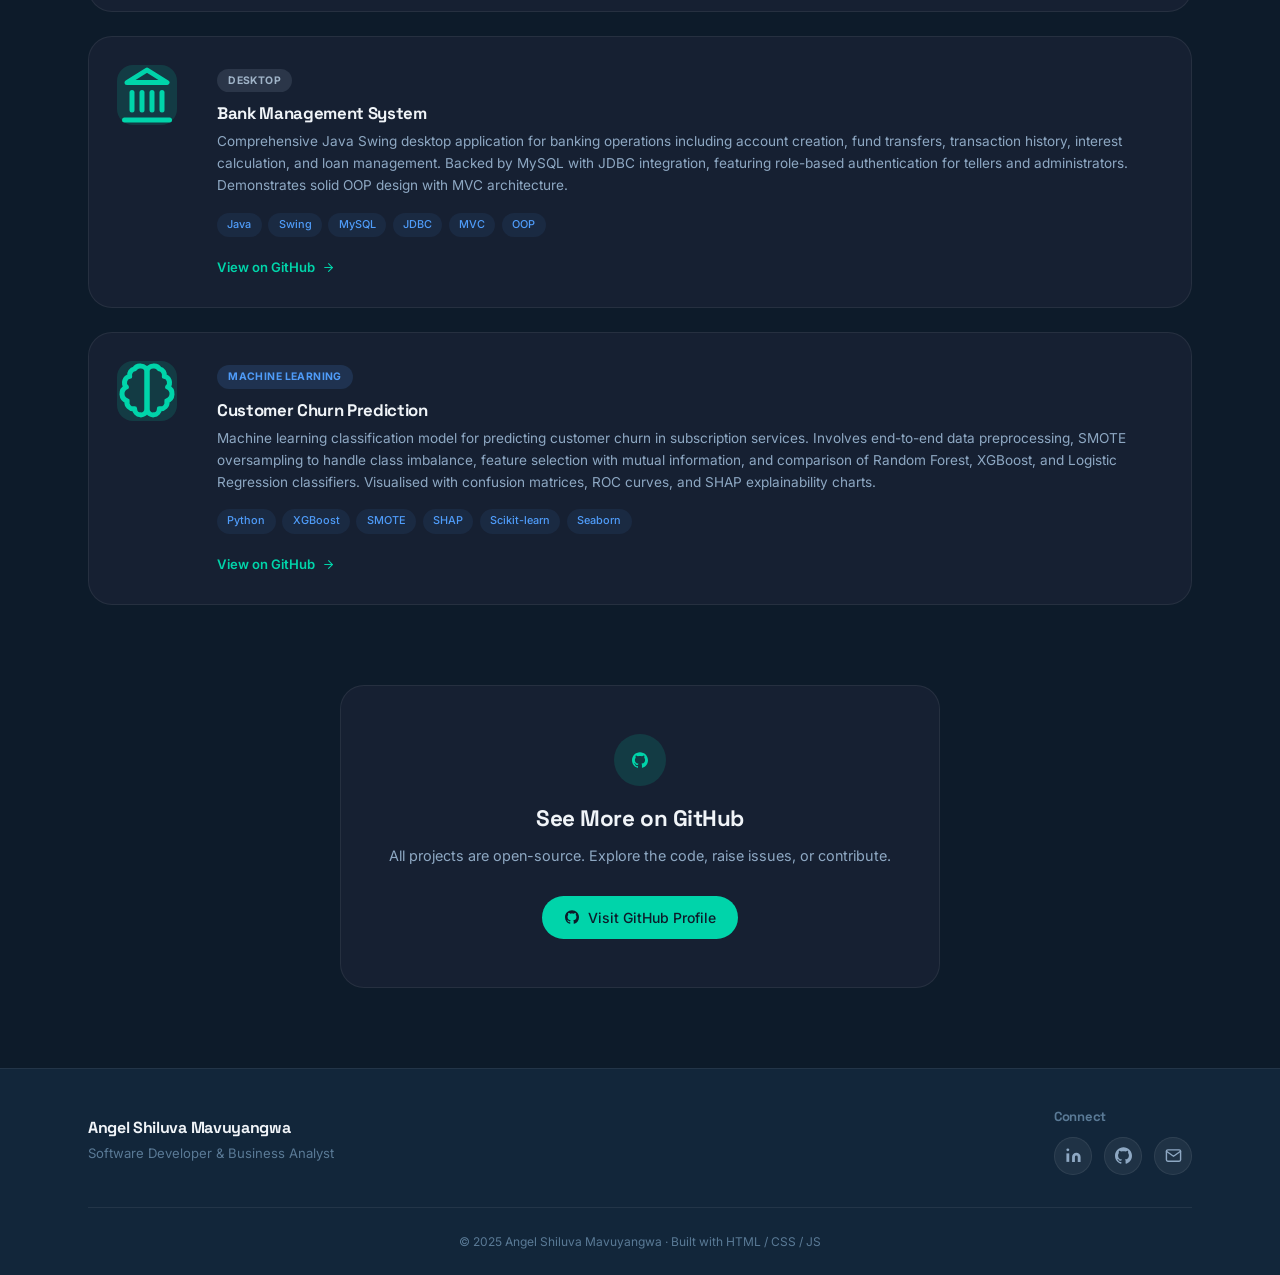
<file: projects.html>
<!DOCTYPE html>
<html lang="en">
<head>
  <meta charset="UTF-8">
  <meta name="viewport" content="width=device-width, initial-scale=1.0">
  <title>Projects | Angel Shiluva Mavuyangwa</title>
  <meta name="description" content="Portfolio projects by Angel Shiluva Mavuyangwa — Java Blockchain, Spring Boot APIs, ML pipelines, Computer Vision, and more.">
  <link rel="stylesheet" href="css/style.css">
</head>
<body>

  <!-- ── NAVBAR ─────────────────────────────── -->
  <nav class="navbar" id="navbar">
    <div class="container">
      <a class="navbar-brand" href="index.html">
        <span class="brand-icon"><span class="icon" data-icon="code"></span></span>
        A<span class="brand-dot">.</span>Mavuyangwa
      </a>
      <div class="navbar-links" id="navbarLinks">
        <a class="nav-link" href="index.html">Home</a>
        <a class="nav-link" href="about.html">About</a>
        <a class="nav-link active" href="projects.html">Projects</a>
        <a class="nav-link" href="contact.html">Contact</a>
      </div>
      <button class="hamburger" id="hamburger" type="button" aria-label="Toggle navigation">
        <span></span><span></span><span></span>
      </button>
    </div>
  </nav>

  <!-- ── PAGE HERO ──────────────────────────── -->
  <section class="page-hero">
    <div class="container">
      <h1 class="hero-title">My <span class="gradient-text">Projects</span></h1>
      <p class="hero-subtitle">Real-world systems spanning enterprise software, AI, and data science</p>
    </div>
  </section>

  <!-- ── PROJECTS LIST ──────────────────────── -->
  <section class="section">
    <div class="container">

      <!-- Filter Buttons -->
      <div class="filter-buttons">
        <button class="filter-btn active" data-filter="all">All Projects</button>
        <button class="filter-btn" data-filter="fullstack">Full-Stack</button>
        <button class="filter-btn" data-filter="ml">Machine Learning</button>
        <button class="filter-btn" data-filter="blockchain">Blockchain</button>
        <button class="filter-btn" data-filter="cv">Computer Vision</button>
        <button class="filter-btn" data-filter="desktop">Desktop</button>
      </div>

      <!-- Projects Grid -->
      <div class="projects-grid">

        <!-- JavaChain -->
        <div class="project-card reveal" data-category="blockchain">
          <div class="project-icon-wrap">
            <span class="icon" data-icon="blockchain"></span>
          </div>
          <div class="project-body">
            <span class="project-tag blockchain">Blockchain</span>
            <h3>JavaChain — Enterprise Blockchain</h3>
            <p>
              A fully functional blockchain implementation in Java featuring Proof-of-Work consensus,
              SHA-256 cryptographic hashing, chain validation, and P2P networking via WebSocket.
              Includes a REST API for node management, transaction broadcasting, and real-time
              chain monitoring — production-ready with Docker support.
            </p>
            <div class="tech-stack">
              <span>Java 17</span><span>WebSocket</span><span>SHA-256</span>
              <span>REST API</span><span>Docker</span><span>Proof-of-Work</span>
            </div>
            <a href="https://github.com/Mavuyangwa-Angel" target="_blank" class="project-link">
              View on GitHub <span class="icon" data-icon="arrowRight"></span>
            </a>
          </div>
        </div>

        <!-- FitMetric Pro -->
        <div class="project-card reveal" data-category="fullstack">
          <div class="project-icon-wrap">
            <span class="icon" data-icon="fitness"></span>
          </div>
          <div class="project-body">
            <span class="project-tag fullstack">Full-Stack</span>
            <h3>FitMetric Pro — Health &amp; Fitness API</h3>
            <p>
              Comprehensive health and fitness platform built on Spring Boot with JWT authentication,
              role-based access control, and a PostgreSQL backend. Features AI-driven meal planning,
              workout tracking, calorie analytics, and a React dashboard — designed to scale to
              thousands of users with complete CRUD operations and automated test coverage.
            </p>
            <div class="tech-stack">
              <span>Spring Boot</span><span>React</span><span>PostgreSQL</span>
              <span>JWT</span><span>REST API</span><span>AI Meal Planning</span>
            </div>
            <a href="https://github.com/Mavuyangwa-Angel" target="_blank" class="project-link">
              View on GitHub <span class="icon" data-icon="arrowRight"></span>
            </a>
          </div>
        </div>

        <!-- Stock Price Forecasting -->
        <div class="project-card reveal" data-category="ml">
          <div class="project-icon-wrap">
            <span class="icon" data-icon="stockChart"></span>
          </div>
          <div class="project-body">
            <span class="project-tag ml">Machine Learning</span>
            <h3>Stock Price Forecasting System</h3>
            <p>
              End-to-end ML pipeline for short-term financial price prediction. Integrates
              real-time Yahoo Finance data ingestion, feature engineering (RSI, MACD, Bollinger
              Bands), and ensemble regression models trained with Scikit-learn. An interactive
              Streamlit dashboard with Plotly charts lets users select tickers, adjust forecast
              horizons, and export predictions as CSV reports.
            </p>
            <div class="tech-stack">
              <span>Python</span><span>Scikit-learn</span><span>Pandas</span>
              <span>Plotly</span><span>Streamlit</span><span>Yahoo Finance</span>
            </div>
            <a href="https://github.com/Mavuyangwa-Angel" target="_blank" class="project-link">
              View on GitHub <span class="icon" data-icon="arrowRight"></span>
            </a>
          </div>
        </div>

        <!-- Computer Vision -->
        <div class="project-card reveal" data-category="cv">
          <div class="project-icon-wrap">
            <span class="icon" data-icon="camera"></span>
          </div>
          <div class="project-body">
            <span class="project-tag cv">Computer Vision</span>
            <h3>Real-Time Object Detection System</h3>
            <p>
              Python-based computer vision pipeline leveraging OpenCV and YOLO for real-time object
              detection and tracking from live webcam or video feeds. Supports multi-class detection,
              confidence thresholding, bounding-box visualisation, and frame-rate optimised rendering.
              Suitable for security, retail analytics, and accessibility applications.
            </p>
            <div class="tech-stack">
              <span>Python</span><span>OpenCV</span><span>YOLO</span>
              <span>NumPy</span><span>Matplotlib</span>
            </div>
            <a href="https://github.com/Mavuyangwa-Angel" target="_blank" class="project-link">
              View on GitHub <span class="icon" data-icon="arrowRight"></span>
            </a>
          </div>
        </div>

        <!-- Banking System -->
        <div class="project-card reveal" data-category="desktop">
          <div class="project-icon-wrap">
            <span class="icon" data-icon="bank"></span>
          </div>
          <div class="project-body">
            <span class="project-tag desktop">Desktop</span>
            <h3>Bank Management System</h3>
            <p>
              Comprehensive Java Swing desktop application for banking operations including account
              creation, fund transfers, transaction history, interest calculation, and loan
              management. Backed by MySQL with JDBC integration, featuring role-based authentication
              for tellers and administrators. Demonstrates solid OOP design with MVC architecture.
            </p>
            <div class="tech-stack">
              <span>Java</span><span>Swing</span><span>MySQL</span>
              <span>JDBC</span><span>MVC</span><span>OOP</span>
            </div>
            <a href="https://github.com/Mavuyangwa-Angel" target="_blank" class="project-link">
              View on GitHub <span class="icon" data-icon="arrowRight"></span>
            </a>
          </div>
        </div>

        <!-- Customer Churn ML -->
        <div class="project-card reveal" data-category="ml">
          <div class="project-icon-wrap">
            <span class="icon" data-icon="brain"></span>
          </div>
          <div class="project-body">
            <span class="project-tag ml">Machine Learning</span>
            <h3>Customer Churn Prediction</h3>
            <p>
              Machine learning classification model for predicting customer churn in
              subscription services. Involves end-to-end data preprocessing, SMOTE
              oversampling to handle class imbalance, feature selection with mutual
              information, and comparison of Random Forest, XGBoost, and Logistic
              Regression classifiers. Visualised with confusion matrices, ROC curves,
              and SHAP explainability charts.
            </p>
            <div class="tech-stack">
              <span>Python</span><span>XGBoost</span><span>SMOTE</span>
              <span>SHAP</span><span>Scikit-learn</span><span>Seaborn</span>
            </div>
            <a href="https://github.com/Mavuyangwa-Angel" target="_blank" class="project-link">
              View on GitHub <span class="icon" data-icon="arrowRight"></span>
            </a>
          </div>
        </div>

      </div><!-- /projects-grid -->

    </div>
  </section>

  <!-- ── CTA ────────────────────────────────── -->
  <section class="section" style="padding-top:0;">
    <div class="container" style="text-align:center;">
      <div style="background:var(--card);border:1px solid var(--border);border-radius:var(--r-xl);padding:3rem 2rem;max-width:600px;margin:0 auto;" class="reveal">
        <div style="width:52px;height:52px;background:var(--teal-dim);border-radius:50%;display:flex;align-items:center;justify-content:center;margin:0 auto 1.25rem;color:var(--teal);">
          <span class="icon" data-icon="github" style="width:26px;height:26px;display:flex;align-items:center;"></span>
        </div>
        <h3 style="font-size:1.4rem;margin-bottom:.75rem;">See More on GitHub</h3>
        <p style="color:var(--text-2);margin-bottom:1.75rem;font-size:.9rem;">All projects are open-source. Explore the code, raise issues, or contribute.</p>
        <a href="https://github.com/Mavuyangwa-Angel" target="_blank" class="btn btn-primary">
          <span class="icon" data-icon="github"></span> Visit GitHub Profile
        </a>
      </div>
    </div>
  </section>

  <!-- ── FOOTER ─────────────────────────────── -->
  <footer>
    <div class="container">
      <div class="footer-content">
        <div class="footer-info">
          <h3>Angel Shiluva Mavuyangwa</h3>
          <p>Software Developer &amp; Business Analyst</p>
        </div>
        <div class="footer-social">
          <h3>Connect</h3>
          <div class="social-icons">
            <a href="https://linkedin.com/in/angel-mavuyangwa" target="_blank" class="social-icon" aria-label="LinkedIn">
              <span class="icon" data-icon="linkedin"></span>
            </a>
            <a href="https://github.com/Mavuyangwa-Angel" target="_blank" class="social-icon" aria-label="GitHub">
              <span class="icon" data-icon="github"></span>
            </a>
            <a href="mailto:angelshiluva2004@gmail.com" class="social-icon" aria-label="Email">
              <span class="icon" data-icon="mail"></span>
            </a>
          </div>
        </div>
      </div>
      <div class="footer-bottom">
        <p>&copy; 2025 Angel Shiluva Mavuyangwa &middot; Built with HTML / CSS / JS</p>
      </div>
    </div>
  </footer>

  <script src="js/icons.js"></script>
  <script src="js/script.js"></script>
</body>
</html>
</file>
<file: css/style.css>
/* ============================================================
   Angel Mavuyangwa Portfolio — style.css
   Design: Midnight Navy + Electric Teal accent
   Typography: Space Grotesk (display) + Inter (body)
   ============================================================ */

@import url('https://fonts.googleapis.com/css2?family=Space+Grotesk:wght@400;500;600;700&family=Inter:wght@300;400;500;600&display=swap');

/* ── TOKENS ───────────────────────────────────────────────── */
:root {
  /* Palette */
  --navy:        #0d1b2a;
  --navy-mid:    #12263a;
  --navy-card:   #162032;
  --teal:        #00d4aa;
  --teal-dim:    rgba(0,212,170,.15);
  --teal-glow:   rgba(0,212,170,.25);
  --accent:      #4f9cf9;
  --accent-dim:  rgba(79,156,249,.12);
  --amber:       #f5a623;

  /* Text */
  --text-1: #f0f4f8;
  --text-2: #8ea8c3;
  --text-3: #5a7a96;

  /* Surfaces */
  --bg:         var(--navy);
  --surface:    var(--navy-mid);
  --card:       var(--navy-card);
  --border:     rgba(255,255,255,.07);
  --border-hi:  rgba(0,212,170,.3);

  /* Typography */
  --font-display: 'Space Grotesk', system-ui, sans-serif;
  --font-body:    'Inter', system-ui, sans-serif;

  /* Radius */
  --r-sm:  0.375rem;
  --r:     0.625rem;
  --r-lg:  1rem;
  --r-xl:  1.5rem;
  --r-2xl: 2rem;
  --r-full: 9999px;

  /* Shadows */
  --shadow-sm:   0 1px 3px rgba(0,0,0,.4);
  --shadow-md:   0 4px 16px rgba(0,0,0,.4);
  --shadow-lg:   0 12px 40px rgba(0,0,0,.5);
  --shadow-teal: 0 8px 32px rgba(0,212,170,.12);
  --shadow-glow: 0 0 40px rgba(0,212,170,.08);

  --navbar-h: 68px;
}

/* ── RESET ────────────────────────────────────────────────── */
*, *::before, *::after { box-sizing: border-box; margin: 0; padding: 0; }
html { scroll-behavior: smooth; }

body {
  font-family: var(--font-body);
  background: var(--bg);
  color: var(--text-1);
  line-height: 1.65;
  padding-top: var(--navbar-h);
  overflow-x: hidden;
}

/* ── TYPOGRAPHY ───────────────────────────────────────────── */
h1, h2, h3, h4 {
  font-family: var(--font-display);
  font-weight: 700;
  letter-spacing: -0.02em;
  line-height: 1.15;
}

.gradient-text {
  background: linear-gradient(135deg, var(--teal) 0%, var(--accent) 100%);
  -webkit-background-clip: text;
  -webkit-text-fill-color: transparent;
  background-clip: text;
}

/* ── LAYOUT ───────────────────────────────────────────────── */
.container { max-width: 1160px; margin: 0 auto; padding: 0 1.75rem; }
.section    { padding: 5rem 0; }

.section-header { text-align: center; margin-bottom: 3.5rem; }
.section-header h2 {
  font-size: clamp(1.75rem, 3vw, 2.5rem);
  margin-bottom: .6rem;
}
.section-header h2::after {
  content: '';
  display: block;
  width: 44px; height: 3px;
  background: var(--teal);
  margin: .75rem auto 0;
  border-radius: var(--r-full);
}
.section-header p { color: var(--text-2); max-width: 580px; margin: 0 auto; }

/* ── NAVBAR ───────────────────────────────────────────────── */
.navbar {
  position: fixed; top: 0; left: 0; right: 0;
  height: var(--navbar-h);
  background: rgba(13,27,42,.92);
  backdrop-filter: blur(16px);
  border-bottom: 1px solid var(--border);
  z-index: 1000;
  transition: box-shadow .3s;
}
.navbar.scrolled { box-shadow: 0 4px 24px rgba(0,0,0,.5); }

.navbar .container {
  display: flex; justify-content: space-between; align-items: center;
  height: 100%;
}

.navbar-brand {
  font-family: var(--font-display);
  font-size: 1.25rem; font-weight: 700;
  color: var(--text-1);
  text-decoration: none; letter-spacing: -0.03em;
  display: flex; align-items: center; gap: .45rem;
}
.brand-icon {
  width: 28px; height: 28px;
  color: var(--teal);
  display: flex; align-items: center;
}
.brand-icon svg { width: 100%; height: 100%; }
.brand-dot { color: var(--teal); }

.navbar-links { display: flex; gap: 2rem; }
.nav-link {
  color: var(--text-2); text-decoration: none;
  font-size: .875rem; font-weight: 500;
  transition: color .2s;
  position: relative;
}
.nav-link::after {
  content: ''; position: absolute;
  bottom: -4px; left: 0; right: 0;
  height: 2px; background: var(--teal);
  transform: scaleX(0); transform-origin: left;
  transition: transform .25s;
}
.nav-link:hover, .nav-link.active { color: var(--text-1); }
.nav-link:hover::after, .nav-link.active::after { transform: scaleX(1); }

.hamburger {
  display: none;
  flex-direction: column; justify-content: center; gap: 5px;
  background: none; border: none; cursor: pointer; padding: .4rem;
}
.hamburger span {
  width: 22px; height: 2px;
  background: var(--text-1);
  border-radius: 2px;
  transition: .25s;
  display: block;
}
.hamburger.active span:nth-child(1) { transform: rotate(45deg) translate(5px, 5px); }
.hamburger.active span:nth-child(2) { opacity: 0; }
.hamburger.active span:nth-child(3) { transform: rotate(-45deg) translate(5px, -5px); }

/* ── ICON UTILITY ─────────────────────────────────────────── */
.icon {
  display: inline-flex; align-items: center; justify-content: center;
  flex-shrink: 0; overflow: hidden;
}
.icon svg {
  width: 1em; height: 1em;
  max-width: 100%; max-height: 100%;
  display: block; flex-shrink: 0;
}

/* Ensure skill-icon and featured-icon SVGs are always bounded */
.skill-icon .icon,
.skill-icon .icon svg,
.featured-icon .icon,
.featured-icon .icon svg,
.project-icon-wrap .icon,
.project-icon-wrap .icon svg,
.contact-icon .icon,
.contact-icon .icon svg,
.highlight-icon .icon,
.highlight-icon .icon svg,
.avail-icon .icon,
.avail-icon .icon svg,
.category-card h4 .icon,
.category-card h4 .icon svg,
.skill-group h4 .icon,
.skill-group h4 .icon svg {
  width: 100%; height: 100%; max-width: 100%; max-height: 100%;
}

/* Lang icons inside skill bars stay small */
.lang-icon { display: inline-flex; align-items: center; width: 16px; height: 16px; overflow: hidden; }
.lang-icon .icon { width: 16px; height: 16px; }
.lang-icon .icon svg { width: 16px; height: 16px; }

/* ── BUTTONS ──────────────────────────────────────────────── */
.btn {
  display: inline-flex; align-items: center; gap: .5rem;
  padding: .65rem 1.4rem;
  border-radius: var(--r-full);
  font-family: var(--font-body);
  font-weight: 500; font-size: .875rem;
  text-decoration: none;
  cursor: pointer; border: none;
  transition: all .2s;
  white-space: nowrap;
}
.btn .icon { width: 16px; height: 16px; }

.btn-primary {
  background: var(--teal); color: var(--navy);
}
.btn-primary:hover {
  background: #00f0c0;
  transform: translateY(-1px);
  box-shadow: var(--shadow-teal);
}

.btn-outline {
  border: 1px solid var(--border-hi);
  color: var(--teal); background: transparent;
}
.btn-outline:hover {
  background: var(--teal-dim);
  transform: translateY(-1px);
}

.btn-ghost {
  color: var(--text-2); background: transparent;
}
.btn-ghost:hover { color: var(--teal); }

/* ── HERO ─────────────────────────────────────────────────── */
.hero-section {
  padding: 5.5rem 0 4rem;
  position: relative; overflow: hidden;
}
.hero-section::before {
  content: '';
  position: absolute;
  width: 600px; height: 600px;
  background: radial-gradient(circle, rgba(0,212,170,.05) 0%, transparent 70%);
  top: -100px; right: -200px;
  pointer-events: none;
}

.hero-content {
  display: grid;
  grid-template-columns: 1fr 420px;
  gap: 4rem; align-items: center;
}

/* availability badge */
.availability-badge {
  display: inline-flex; align-items: center; gap: .5rem;
  background: rgba(0,212,170,.08);
  border: 1px solid rgba(0,212,170,.2);
  padding: .35rem 1rem;
  border-radius: var(--r-full);
  font-size: .78rem; font-weight: 500;
  color: var(--teal);
  margin-bottom: 1.5rem;
}
.status-dot {
  width: 7px; height: 7px;
  background: var(--teal); border-radius: 50%;
  animation: pulse 2s ease-in-out infinite;
}
@keyframes pulse {
  0%, 100% { opacity:1; box-shadow: 0 0 0 0 rgba(0,212,170,.4); }
  50% { opacity:.8; box-shadow: 0 0 0 5px transparent; }
}

.hero-title {
  font-size: clamp(2.4rem, 5vw, 3.6rem);
  margin-bottom: 1rem; color: var(--text-1);
}

.typewriter-container { height: 50px; margin-bottom: 1.5rem; }
.hero-subtitle {
  font-family: var(--font-display);
  font-size: clamp(1.1rem, 2vw, 1.4rem);
  color: var(--text-2);
  border-right: 2px solid var(--teal);
  display: inline-block; white-space: nowrap; overflow: hidden;
  animation: blink .75s step-end infinite;
}
@keyframes blink {
  from, to { border-color: transparent; }
  50% { border-color: var(--teal); }
}

.hero-description {
  color: var(--text-2); margin-bottom: 2rem;
  font-size: .97rem; max-width: 480px; line-height: 1.7;
}

.hero-buttons { display: flex; gap: .85rem; flex-wrap: wrap; margin-bottom: 2.5rem; }

.hero-stats { display: flex; gap: 2.5rem; }
.stat-number {
  display: block; font-family: var(--font-display);
  font-size: 1.5rem; font-weight: 700; color: var(--teal);
}
.stat-label {
  font-size: .68rem; color: var(--text-3);
  text-transform: uppercase; letter-spacing: .06em;
}

/* Profile image + floating icons */
.hero-image { position: relative; display: flex; justify-content: center; }

.profile-img-container {
  position: relative;
  width: 360px;
  height: 360px;
  flex-shrink: 0;
  border-radius: 50% !important;
}

.profile-ring {
  width: 100%; height: 100%;
  border-radius: 50% !important;
  position: relative;
  background: linear-gradient(135deg, var(--teal) 0%, var(--accent) 100%);
  padding: 3px; box-sizing: border-box;
}
.profile-ring-inner {
  width: 100%; height: 100%;
  border-radius: 50% !important;
  overflow: hidden;
  background: var(--navy-card);
}
.profile-ring-inner img {
  width: 100%; height: 100%; object-fit: cover; border-radius: 50% !important;
}

/* floating tech badges */
.floating-badge {
  position: absolute;
  width: 48px; height: 48px;
  background: var(--card);
  border: 1px solid var(--border);
  border-radius: 50%;
  display: flex; align-items: center; justify-content: center;
  box-shadow: var(--shadow-md);
  animation: floatY 4s ease-in-out infinite;
}
.floating-badge svg { width: 22px; height: 22px; }
.floating-badge.b-java    { top: -8px;  right: 5px;   animation-delay: 0s;   }
.floating-badge.b-python  { bottom: 30px; left: -14px; animation-delay: .5s; }
.floating-badge.b-react   { top: 30%;   right: -18px; animation-delay: 1s;  }
.floating-badge.b-db      { bottom: 40%; left: -18px; animation-delay: 1.5s;}
.floating-badge.b-chart   { top: 68%;   right: -8px;  animation-delay: 2s;  }
.floating-badge.b-js      { top: 12%;   left: -8px;   animation-delay: 2.5s;}

@keyframes floatY {
  0%, 100% { transform: translateY(0); }
  50%       { transform: translateY(-9px); }
}

/* ── SKILLS PREVIEW ───────────────────────────────────────── */
.skills-preview { padding: 4rem 0; background: var(--surface); }

.skills-grid {
  display: grid;
  grid-template-columns: repeat(auto-fit, minmax(260px, 1fr));
  gap: 1.25rem;
}

.skill-preview {
  background: var(--card); padding: 1.6rem 1.4rem;
  border-radius: var(--r-lg);
  border: 1px solid var(--border);
  text-align: center;
  transition: border-color .25s, transform .25s, box-shadow .25s;
  position: relative; overflow: hidden;
}
.skill-preview::before {
  content: ''; position: absolute;
  top: 0; left: 0; right: 0; height: 2px;
  background: linear-gradient(90deg, var(--teal), var(--accent));
  transform: scaleX(0); transform-origin: left;
  transition: transform .3s;
}
.skill-preview:hover { transform: translateY(-3px); border-color: var(--border-hi); box-shadow: var(--shadow-teal); }
.skill-preview:hover::before { transform: scaleX(1); }

.skill-icon { width: 44px; height: 44px; margin: 0 auto 1rem; }
.skill-icon svg { width: 100%; height: 100%; }

/* brand colors */
.skill-preview.java   .skill-icon { color: #e76f00; }
.skill-preview.python .skill-icon { color: #3776ab; }
.skill-preview.react  .skill-icon { color: #61dafb; }
.skill-preview.db     .skill-icon { color: var(--teal); }
.skill-preview.chart  .skill-icon { color: var(--accent); }
.skill-preview.cloud  .skill-icon { color: #a0b4c8; }

.skill-preview h3 { font-size: 1rem; margin-bottom: .4rem; }
.skill-preview p  { color: var(--text-2); font-size: .82rem; margin-bottom: 1rem; }

.skill-tag {
  display: inline-block;
  background: var(--teal-dim); color: var(--teal);
  padding: .2rem .7rem; border-radius: var(--r-full);
  font-size: .68rem; font-weight: 600; letter-spacing: .04em;
}

/* ── FEATURED PROJECTS ────────────────────────────────────── */
.featured-projects { padding: 4.5rem 0; }

.featured-grid {
  display: grid;
  grid-template-columns: repeat(auto-fit, minmax(310px, 1fr));
  gap: 1.75rem;
}

.featured-card {
  background: var(--card); padding: 2rem;
  border-radius: var(--r-lg); border: 1px solid var(--border);
  transition: border-color .25s, transform .25s, box-shadow .25s;
  display: flex; flex-direction: column;
}
.featured-card:hover {
  transform: translateY(-4px);
  border-color: var(--border-hi);
  box-shadow: var(--shadow-teal);
}

.featured-icon {
  width: 52px; height: 52px; margin-bottom: 1.25rem;
  background: var(--teal-dim);
  border-radius: var(--r-lg);
  display: flex; align-items: center; justify-content: center;
  color: var(--teal);
}
.featured-icon svg { width: 26px; height: 26px; }

.featured-card h3 { font-size: 1.1rem; margin-bottom: .6rem; }
.featured-card p  { color: var(--text-2); font-size: .875rem; line-height: 1.6; margin-bottom: 1.25rem; flex: 1; }

.tech-tags { display: flex; flex-wrap: wrap; gap: .4rem; margin-bottom: 1.25rem; }
.tech-tags span {
  background: rgba(79,156,249,.1); color: var(--accent);
  padding: .2rem .65rem; border-radius: var(--r-full);
  font-size: .68rem; font-weight: 500;
}

.featured-link {
  color: var(--teal); text-decoration: none;
  font-size: .82rem; font-weight: 600;
  display: inline-flex; align-items: center; gap: .3rem;
  transition: gap .2s;
}
.featured-link .icon { width: 14px; height: 14px; }
.featured-link:hover { gap: .55rem; color: #00f0c0; }

/* ── PAGE HERO ────────────────────────────────────────────── */
.page-hero {
  padding: 4rem 0;
  background: linear-gradient(160deg, var(--surface) 0%, var(--navy) 100%);
  text-align: center; position: relative; overflow: hidden;
}
.page-hero::after {
  content: '';
  position: absolute; inset: 0;
  background: radial-gradient(ellipse at 50% 120%, rgba(0,212,170,.06) 0%, transparent 65%);
  pointer-events: none;
}

.page-hero .hero-title { font-size: clamp(2rem, 4vw, 3rem); margin-bottom: .6rem; }
.page-hero .hero-subtitle { color: var(--text-2); font-size: 1rem; max-width: 520px; margin: 0 auto; }

/* ── ABOUT PAGE ───────────────────────────────────────────── */
.about-content {
  display: grid;
  grid-template-columns: 340px 1fr;
  gap: 4rem; align-items: start;
  padding: 4rem 0;
}

.about-image .profile-ring-container {
  width: 300px;
  height: 300px;
  position: relative;
  margin: 0 auto;
}
.about-image .profile-ring {
  width: 100%; height: 100%;
}

.about-text h2 { font-size: 2rem; margin-bottom: 1.25rem; }
.about-text p  { color: var(--text-2); margin-bottom: 1rem; line-height: 1.75; }

.resume-highlights {
  display: grid; grid-template-columns: repeat(3, 1fr);
  gap: .85rem; margin: 2rem 0;
}
.highlight-card {
  background: var(--surface); padding: 1.2rem;
  border-radius: var(--r-lg);
  border: 1px solid var(--border);
  text-align: center;
  transition: border-color .2s;
}
.highlight-card:hover { border-color: var(--border-hi); }
.highlight-icon {
  width: 36px; height: 36px; margin: 0 auto .75rem;
  color: var(--teal);
}
.highlight-icon svg { width: 100%; height: 100%; }
.highlight-card h3 { font-size: .85rem; margin-bottom: .25rem; }
.highlight-card p  { font-size: .72rem; color: var(--text-2); }

/* ── EDUCATION ────────────────────────────────────────────── */
.education-section { padding: 5rem 0; background: var(--surface); }

.education-card {
  background: var(--card); border-radius: var(--r-xl);
  padding: 2.25rem; border: 1px solid var(--border);
}

.edu-header {
  display: flex; justify-content: space-between; align-items: flex-start;
  margin-bottom: 1.75rem; flex-wrap: wrap; gap: 1rem;
}
.edu-year { color: var(--teal); font-size: .8rem; font-weight: 600; margin-bottom: .3rem; }
.edu-year-label { font-size: 1.25rem; font-weight: 700; margin-bottom: .3rem; }
.edu-institution { color: var(--text-2); font-size: .875rem; }
.edu-status {
  background: rgba(0,212,170,.12); color: var(--teal);
  padding: .25rem .9rem; border-radius: var(--r-full);
  font-size: .7rem; font-weight: 600; white-space: nowrap;
}

.edu-highlights {
  display: grid;
  grid-template-columns: repeat(auto-fit, minmax(250px, 1fr));
  gap: .75rem;
}
.highlight-item {
  display: flex; align-items: center; gap: .65rem;
  font-size: .85rem; color: var(--text-2); padding: .5rem 0;
}
.hi-check { width: 18px; height: 18px; color: var(--teal); flex-shrink: 0; }
.hi-check svg { width: 100%; height: 100%; }

/* ── SKILLS DETAILED ──────────────────────────────────────── */
.skills-detailed { padding: 5rem 0; }

.skills-dashboard { max-width: 820px; margin: 0 auto; }

.skill-group {
  background: var(--card); border-radius: var(--r-lg);
  padding: 1.75rem; margin-bottom: 1.5rem;
  border: 1px solid var(--border);
}
.skill-group h4 {
  font-size: .95rem; color: var(--teal);
  margin-bottom: 1.25rem; font-family: var(--font-display);
  display: flex; align-items: center; gap: .5rem;
}
.skill-group h4 .icon { width: 18px; height: 18px; }

.skill-bar-item { margin-bottom: 1rem; }
.skill-bar-item:last-child { margin-bottom: 0; }

.skill-info {
  display: flex; justify-content: space-between;
  font-size: .82rem; margin-bottom: .35rem; color: var(--text-2);
}
.skill-info .lang-icon { width: 16px; height: 16px; display: inline-flex; align-items: center; }
.skill-info .lang-icon svg { width: 100%; height: 100%; }
.skill-label { display: flex; align-items: center; gap: .45rem; }

.progress-bar {
  background: var(--surface); height: 5px; border-radius: var(--r-full); overflow: hidden;
}
.progress-fill {
  width: 0; height: 100%;
  background: linear-gradient(90deg, var(--teal), var(--accent));
  border-radius: var(--r-full); transition: width 1.2s cubic-bezier(.25,.46,.45,.94);
}

.skill-categories {
  display: grid;
  grid-template-columns: repeat(auto-fit, minmax(250px, 1fr));
  gap: 1.25rem; margin-top: 2rem;
}
.category-card {
  background: var(--card); padding: 1.5rem;
  border-radius: var(--r-lg); border: 1px solid var(--border);
}
.category-card h4 {
  font-size: .95rem; color: var(--teal); margin-bottom: 1rem;
  display: flex; align-items: center; gap: .5rem;
}
.category-card h4 .icon { width: 18px; height: 18px; }
.category-tags { display: flex; flex-wrap: wrap; gap: .45rem; }
.category-tags span {
  background: var(--surface); color: var(--text-2);
  padding: .25rem .7rem; border-radius: var(--r-full);
  font-size: .75rem; border: 1px solid var(--border);
}

/* ── PROJECTS PAGE ────────────────────────────────────────── */
.filter-buttons {
  display: flex; justify-content: center;
  gap: .65rem; margin-bottom: 2.75rem; flex-wrap: wrap;
}
.filter-btn {
  padding: .4rem 1.15rem;
  border-radius: var(--r-full);
  border: 1px solid var(--border);
  background: transparent; color: var(--text-2);
  cursor: pointer; transition: all .2s;
  font-size: .82rem; font-family: var(--font-body);
}
.filter-btn:hover, .filter-btn.active {
  background: var(--teal); color: var(--navy);
  border-color: var(--teal);
}

.projects-grid { display: grid; gap: 1.5rem; }

.project-card {
  display: grid;
  grid-template-columns: 72px 1fr;
  gap: 1.75rem;
  background: var(--card); border-radius: var(--r-xl);
  padding: 1.75rem; border: 1px solid var(--border);
  transition: border-color .25s, transform .25s, box-shadow .25s;
}
.project-card:hover {
  transform: translateY(-3px);
  border-color: var(--border-hi);
  box-shadow: var(--shadow-teal);
}

.project-icon-wrap {
  width: 60px; height: 60px;
  background: var(--teal-dim);
  border-radius: var(--r-lg);
  display: flex; align-items: center; justify-content: center;
  color: var(--teal); flex-shrink: 0;
}
.project-icon-wrap svg { width: 28px; height: 28px; }

.project-tag {
  display: inline-block;
  padding: .2rem .7rem; border-radius: var(--r-full);
  font-size: .65rem; font-weight: 700; letter-spacing: .04em;
  margin-bottom: .75rem; text-transform: uppercase;
}
.project-tag.blockchain { background: rgba(44,62,102,.25); color: #6fa0d0; }
.project-tag.fullstack  { background: rgba(0,212,170,.15); color: var(--teal); }
.project-tag.ml         { background: rgba(79,156,249,.15); color: var(--accent); }
.project-tag.cv         { background: rgba(245,166,35,.15); color: var(--amber); }
.project-tag.desktop    { background: rgba(160,180,200,.15); color: #a0b4c8; }

.project-card h3 { font-size: 1.05rem; margin-bottom: .5rem; }
.project-card p  { color: var(--text-2); font-size: .85rem; line-height: 1.6; margin-bottom: 1rem; }

.tech-stack { display: flex; flex-wrap: wrap; gap: .4rem; margin-bottom: 1rem; }
.tech-stack span {
  background: rgba(79,156,249,.08); color: var(--accent);
  padding: .2rem .65rem; border-radius: var(--r-full);
  font-size: .68rem; font-weight: 500;
}

.project-link {
  color: var(--teal); text-decoration: none;
  font-weight: 600; font-size: .82rem;
  display: inline-flex; align-items: center; gap: .4rem;
  transition: gap .2s, color .2s;
}
.project-link .icon { width: 15px; height: 15px; }
.project-link:hover { gap: .65rem; color: #00f0c0; }

/* ── CONTACT PAGE ─────────────────────────────────────────── */
.contact-wrapper {
  display: grid;
  grid-template-columns: 1fr 1.15fr;
  gap: 3.5rem; padding: 4.5rem 0;
}

.contact-info h2 { font-size: 1.9rem; margin-bottom: 1rem; }
.contact-info > p { color: var(--text-2); margin-bottom: 0; line-height: 1.7; }

.contact-details { margin: 2rem 0; }
.contact-item {
  display: flex; gap: 1rem; align-items: flex-start;
  margin-bottom: 1.5rem;
}
.contact-icon {
  width: 44px; height: 44px; flex-shrink: 0;
  background: var(--teal-dim); border-radius: var(--r-lg);
  display: flex; align-items: center; justify-content: center;
  color: var(--teal);
}
.contact-icon svg { width: 20px; height: 20px; }
.contact-item h3 { font-size: .9rem; font-weight: 600; margin-bottom: .25rem; }
.contact-item p  { color: var(--text-2); font-size: .85rem; }

.availability-card {
  display: flex; align-items: center; gap: 1rem;
  background: rgba(0,212,170,.06);
  border: 1px solid rgba(0,212,170,.2);
  padding: 1rem 1.25rem; border-radius: var(--r-lg);
  margin-top: 2rem;
}
.avail-icon { width: 28px; height: 28px; color: var(--teal); }
.avail-icon svg { width: 100%; height: 100%; }
.availability-card h4 { font-size: .875rem; margin-bottom: .2rem; }
.availability-card p  { font-size: .75rem; color: var(--text-2); }

/* Form */
.contact-form-container {
  background: var(--card); padding: 2.25rem;
  border-radius: var(--r-xl); border: 1px solid var(--border);
}
.contact-form-container h3 { font-size: 1.25rem; margin-bottom: 1.75rem; }

.form-group { margin-bottom: 1.1rem; }
.form-group label { display: block; font-size: .83rem; font-weight: 500; margin-bottom: .4rem; }
.form-group input,
.form-group select,
.form-group textarea {
  width: 100%;
  padding: .72rem 1rem;
  background: var(--surface); color: var(--text-1);
  border: 1px solid var(--border);
  border-radius: var(--r);
  font-family: var(--font-body); font-size: .875rem;
  transition: border-color .2s;
}
.form-group select option { background: var(--navy-card); }
.form-group input:focus,
.form-group select:focus,
.form-group textarea:focus {
  outline: none; border-color: var(--teal);
  box-shadow: 0 0 0 3px var(--teal-dim);
}
.form-group textarea { resize: vertical; min-height: 130px; }

.form-message {
  margin-top: 1rem; padding: .75rem 1rem;
  border-radius: var(--r); font-size: .83rem; text-align: center;
}
.form-message.success { background: rgba(0,212,170,.1); color: var(--teal); }
.form-message.error   { background: rgba(231,76,60,.1);  color: #e74c3c; }

/* ── CV MODAL ─────────────────────────────────────────────── */
.cv-modal {
  display: none; position: fixed; inset: 0;
  background: rgba(0,0,0,.75); backdrop-filter: blur(6px);
  z-index: 9999; align-items: center; justify-content: center;
}
.cv-modal.show { display: flex; animation: fadeIn .25s ease; }
@keyframes fadeIn { from { opacity: 0; } to { opacity: 1; } }

.cv-modal-content {
  background: var(--card);
  border-radius: var(--r-xl);
  max-width: 600px; width: 90%;
  border: 1px solid var(--border);
  animation: slideUp .3s ease;
  box-shadow: var(--shadow-lg);
}
@keyframes slideUp {
  from { transform: translateY(40px); opacity: 0; }
  to   { transform: translateY(0);    opacity: 1; }
}

.cv-modal-header {
  display: flex; justify-content: space-between; align-items: center;
  padding: 1.5rem 1.5rem .75rem;
  border-bottom: 1px solid var(--border);
}
.cv-modal-header h3 {
  font-size: 1.2rem; display: flex; align-items: center; gap: .5rem;
}
.cv-modal-header .header-icon { width: 22px; height: 22px; color: var(--teal); }

.cv-modal-close {
  width: 34px; height: 34px;
  background: var(--surface); border: none;
  border-radius: 50%; cursor: pointer; color: var(--text-2);
  display: flex; align-items: center; justify-content: center;
  transition: all .2s;
}
.cv-modal-close svg { width: 16px; height: 16px; }
.cv-modal-close:hover { background: #e74c3c; color: white; }

.cv-modal-body { padding: 1.5rem; }
.cv-modal-body > p { color: var(--text-2); margin-bottom: 1.25rem; font-size: .9rem; }

.cv-options { display: flex; flex-direction: column; gap: .9rem; }
.cv-option-btn {
  display: flex; align-items: center; gap: 1.1rem;
  padding: 1.15rem 1.25rem;
  background: var(--surface); border: 1px solid var(--border);
  border-radius: var(--r-lg); cursor: pointer; text-align: left; width: 100%;
  transition: all .25s;
}
.cv-option-btn:hover {
  border-color: var(--border-hi);
  background: var(--teal-dim);
  transform: translateX(4px);
}
.cv-opt-icon { width: 40px; height: 40px; border-radius: var(--r); flex-shrink: 0; display: flex; align-items: center; justify-content: center; }
.cv-opt-icon svg { width: 22px; height: 22px; }
.cv-opt-icon.ba   { background: rgba(79,156,249,.15);  color: var(--accent); }
.cv-opt-icon.dev  { background: rgba(0,212,170,.15);   color: var(--teal); }
.cv-opt-icon.ds   { background: rgba(245,166,35,.15);  color: var(--amber); }

.cv-option-content { flex: 1; }
.cv-option-content h4 { font-size: .95rem; margin-bottom: .2rem; color: var(--text-1); }
.cv-option-content p  { font-size: .78rem; color: var(--text-2); margin-bottom: .4rem; line-height: 1.4; }
.cv-badge {
  font-size: .68rem; padding: .18rem .55rem;
  background: var(--teal-dim); color: var(--teal);
  border-radius: var(--r-full);
}
.cv-chevron { width: 18px; height: 18px; color: var(--text-3); flex-shrink: 0; transition: transform .2s, color .2s; }
.cv-option-btn:hover .cv-chevron { transform: translateX(3px); color: var(--teal); }

/* ── DOWNLOAD NOTIFICATION ────────────────────────────────── */
.download-notification {
  position: fixed; bottom: 20px; right: 20px;
  background: var(--teal); color: var(--navy);
  padding: .75rem 1.25rem; border-radius: var(--r-lg);
  display: flex; align-items: center; gap: .65rem;
  font-size: .85rem; font-weight: 600;
  box-shadow: 0 4px 20px rgba(0,212,170,.3);
  z-index: 10001;
  animation: slideInRight .3s ease;
}
.download-notification .icon { width: 18px; height: 18px; }
@keyframes slideInRight {
  from { transform: translateX(110%); opacity: 0; }
  to   { transform: translateX(0);    opacity: 1; }
}

/* ── FOOTER ───────────────────────────────────────────────── */
footer {
  background: var(--navy-mid);
  border-top: 1px solid var(--border);
  padding: 2.5rem 0 1.5rem;
}

.footer-content {
  display: flex; justify-content: space-between;
  align-items: center; flex-wrap: wrap; gap: 2rem;
  margin-bottom: 2rem;
}
.footer-info h3 { font-size: 1rem; margin-bottom: .35rem; }
.footer-info p  { color: var(--text-3); font-size: .82rem; }

.footer-social h3 { font-size: .82rem; color: var(--text-3); margin-bottom: .75rem; }
.social-icons { display: flex; gap: .75rem; }
.social-icon {
  width: 38px; height: 38px;
  background: rgba(255,255,255,.06);
  border: 1px solid var(--border);
  border-radius: 50%;
  display: flex; align-items: center; justify-content: center;
  color: var(--text-2); text-decoration: none;
  transition: all .2s;
}
.social-icon svg { width: 17px; height: 17px; }
.social-icon:hover { background: var(--teal); border-color: var(--teal); color: var(--navy); transform: translateY(-2px); }

.footer-bottom {
  text-align: center;
  padding-top: 1.5rem;
  border-top: 1px solid var(--border);
  color: var(--text-3); font-size: .75rem;
}

/* ── SPINNER ANIMATION ────────────────────────────────────── */
.spin { animation: spin 1s linear infinite; }
@keyframes spin { from { transform: rotate(0deg); } to { transform: rotate(360deg); } }

/* ── RESPONSIVE ───────────────────────────────────────────── */
@media (max-width: 1024px) {
  .hero-content { grid-template-columns: 1fr 340px; gap: 3rem; }
  .profile-img-container { width: 320px; height: 320px; }
}

@media (max-width: 900px) {
  .hero-content { grid-template-columns: 1fr; gap: 3rem; }
  .hero-image { order: -1; }
  .profile-img-container { width: 300px; height: 300px; margin: 0 auto; }

  .about-content { grid-template-columns: 1fr; gap: 2.5rem; }
  .about-image .profile-ring-container { width: 260px; height: 260px; margin: 0 auto; }

  .contact-wrapper { grid-template-columns: 1fr; gap: 2.5rem; }
}

@media (max-width: 768px) {
  :root { --navbar-h: 60px; }
  .container { padding: 0 1.25rem; }

  .hamburger { display: flex; }

  .navbar-links {
    position: fixed;
    top: var(--navbar-h); left: -100%; width: 280px;
    height: calc(100vh - var(--navbar-h));
    background: var(--navy-mid);
    border-right: 1px solid var(--border);
    flex-direction: column; padding: 2rem 1.5rem; gap: 1.5rem;
    transition: left .25s ease;
  }
  .navbar-links.active { left: 0; }

  .nav-link::after { display: none; }

  /* Project cards stack vertically */
  .project-card { grid-template-columns: 1fr; }
  .project-icon-wrap { width: 50px; height: 50px; }

  /* Resume highlights stack */
  .resume-highlights { grid-template-columns: 1fr; }

  .footer-content { flex-direction: column; text-align: center; }
  .social-icons { justify-content: center; }

  .section-header h2 { font-size: 1.7rem; }
  
  /* Profile image - bigger on tablet */
  .profile-img-container { width: 280px; height: 280px; }
  .about-image .profile-ring-container { width: 240px; height: 240px; }
  
  /* Floating badges on tablet */
  .floating-badge {
    width: 42px;
    height: 42px;
  }
  .floating-badge .icon {
    width: 20px;
    height: 20px;
  }
  .floating-badge.b-java    { top: -5px;  right: 0px;  }
  .floating-badge.b-python  { bottom: 20px; left: -10px; }
  .floating-badge.b-react   { top: 25%;   right: -12px; }
  .floating-badge.b-db      { bottom: 35%; left: -12px; }
  .floating-badge.b-chart   { top: 65%;   right: -5px;  }
  .floating-badge.b-js      { top: 8%;    left: -5px;   }
  
  /* Contact form on mobile */
  .contact-wrapper { padding: 2rem 0; }
  .contact-form-container { padding: 1.5rem; }
}

@media (max-width: 600px) {
  /* Profile image - bigger on small screens */
  .profile-img-container { width: 260px; height: 260px; }
  .about-image .profile-ring-container { width: 220px; height: 220px; }
  
  /* Hero text adjustments */
  .hero-title { font-size: clamp(2rem, 6vw, 2.5rem); }
  .hero-description { font-size: .9rem; }
  .hero-stats { gap: 1.5rem; }
  .stat-number { font-size: 1.2rem; }
  
  /* Buttons full width on smaller screens */
  .hero-buttons { flex-direction: column; }
  .hero-buttons .btn { width: 100%; justify-content: center; }
  
  /* Skills grid */
  .skills-grid { grid-template-columns: 1fr 1fr; }
  
  /* Featured projects */
  .featured-grid { grid-template-columns: 1fr; }
  
  /* Education card */
  .education-card { padding: 1.5rem; }
  .edu-header { flex-direction: column; align-items: flex-start; }
  
  /* Filter buttons wrap */
  .filter-buttons { gap: .4rem; }
  .filter-btn { font-size: .7rem; padding: .3rem .8rem; }
}

@media (max-width: 480px) {
  .hero-stats { justify-content: center; }
  .featured-grid { grid-template-columns: 1fr; }
  
  /* Show floating badges on mobile with good size */
  .floating-badge {
    display: flex !important;
    width: 38px;
    height: 38px;
  }
  .floating-badge .icon {
    width: 18px;
    height: 18px;
  }
  .floating-badge.b-java    { top: -8px;  right: -2px;  }
  .floating-badge.b-python  { bottom: 15px; left: -8px; }
  .floating-badge.b-react   { top: 20%;   right: -8px;  }
  .floating-badge.b-db      { bottom: 30%; left: -8px;  }
  .floating-badge.b-chart   { top: 60%;   right: -2px;  }
  .floating-badge.b-js      { top: 5%;    left: -5px;   }
  
  /* Profile image - nice and big on mobile */
  .profile-img-container { 
    width: 240px; 
    height: 240px; 
  }
  .about-image .profile-ring-container { 
    width: 200px; 
    height: 200px; 
  }
  
  /* Skills grid becomes single column on very small screens */
  .skills-grid { grid-template-columns: 1fr; }
  
  /* Contact form */
  .contact-form-container { padding: 1rem; }
  .contact-form-container h3 { font-size: 1.1rem; }
  
  /* CV Modal */
  .cv-modal-content { width: 95%; }
  .cv-option-btn { padding: .8rem 1rem; gap: .8rem; }
  .cv-option-content h4 { font-size: .85rem; }
  .cv-option-content p { font-size: .7rem; }
  
  /* Page hero */
  .page-hero { padding: 2.5rem 0; }
  .page-hero .hero-title { font-size: 1.8rem; }
}

@media (max-width: 380px) {
  .profile-img-container { width: 200px; height: 200px; }
  .about-image .profile-ring-container { width: 170px; height: 170px; }
  .floating-badge { width: 32px; height: 32px; }
  .floating-badge .icon { width: 15px; height: 15px; }
}

/* ── SCROLL ANIMATIONS ────────────────────────────────────── */
.reveal {
  opacity: 0; transform: translateY(24px);
  transition: opacity .6s ease, transform .6s ease;
}
.reveal.visible { opacity: 1; transform: translateY(0); }
</file>
